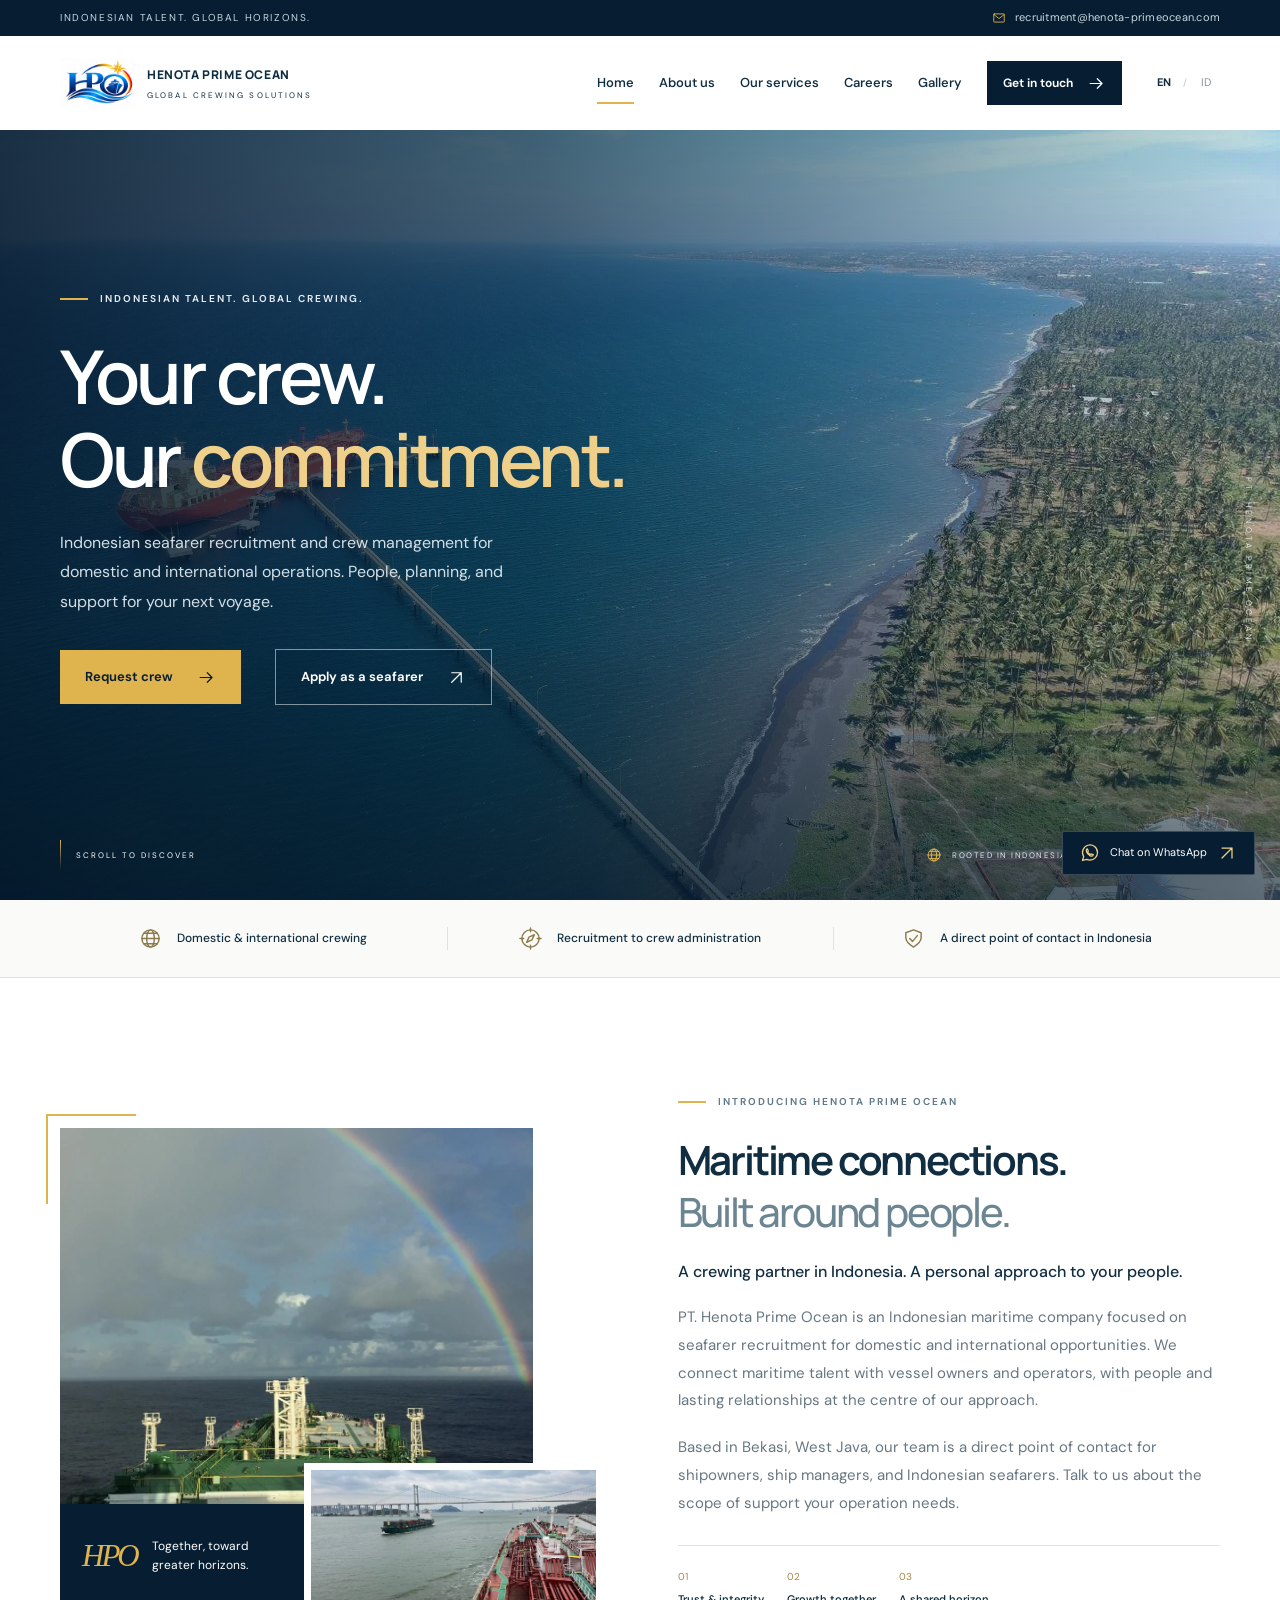
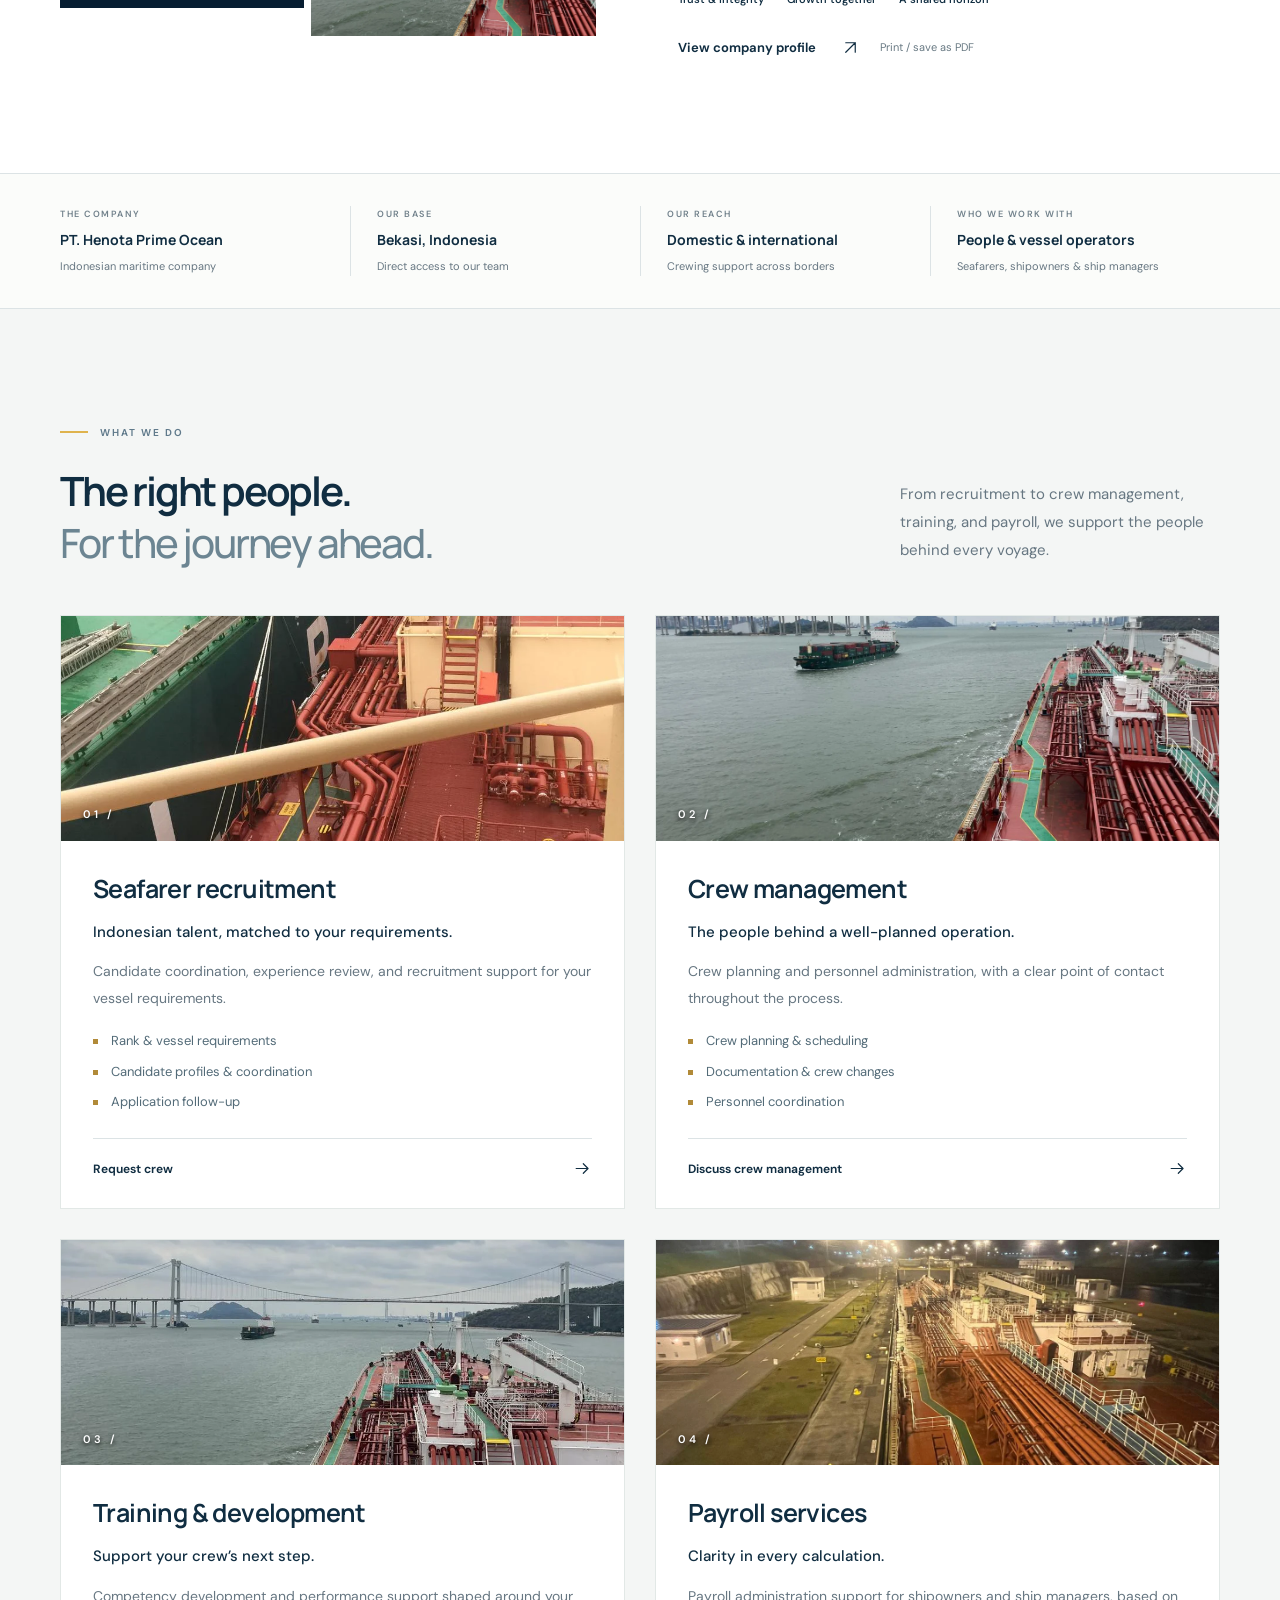
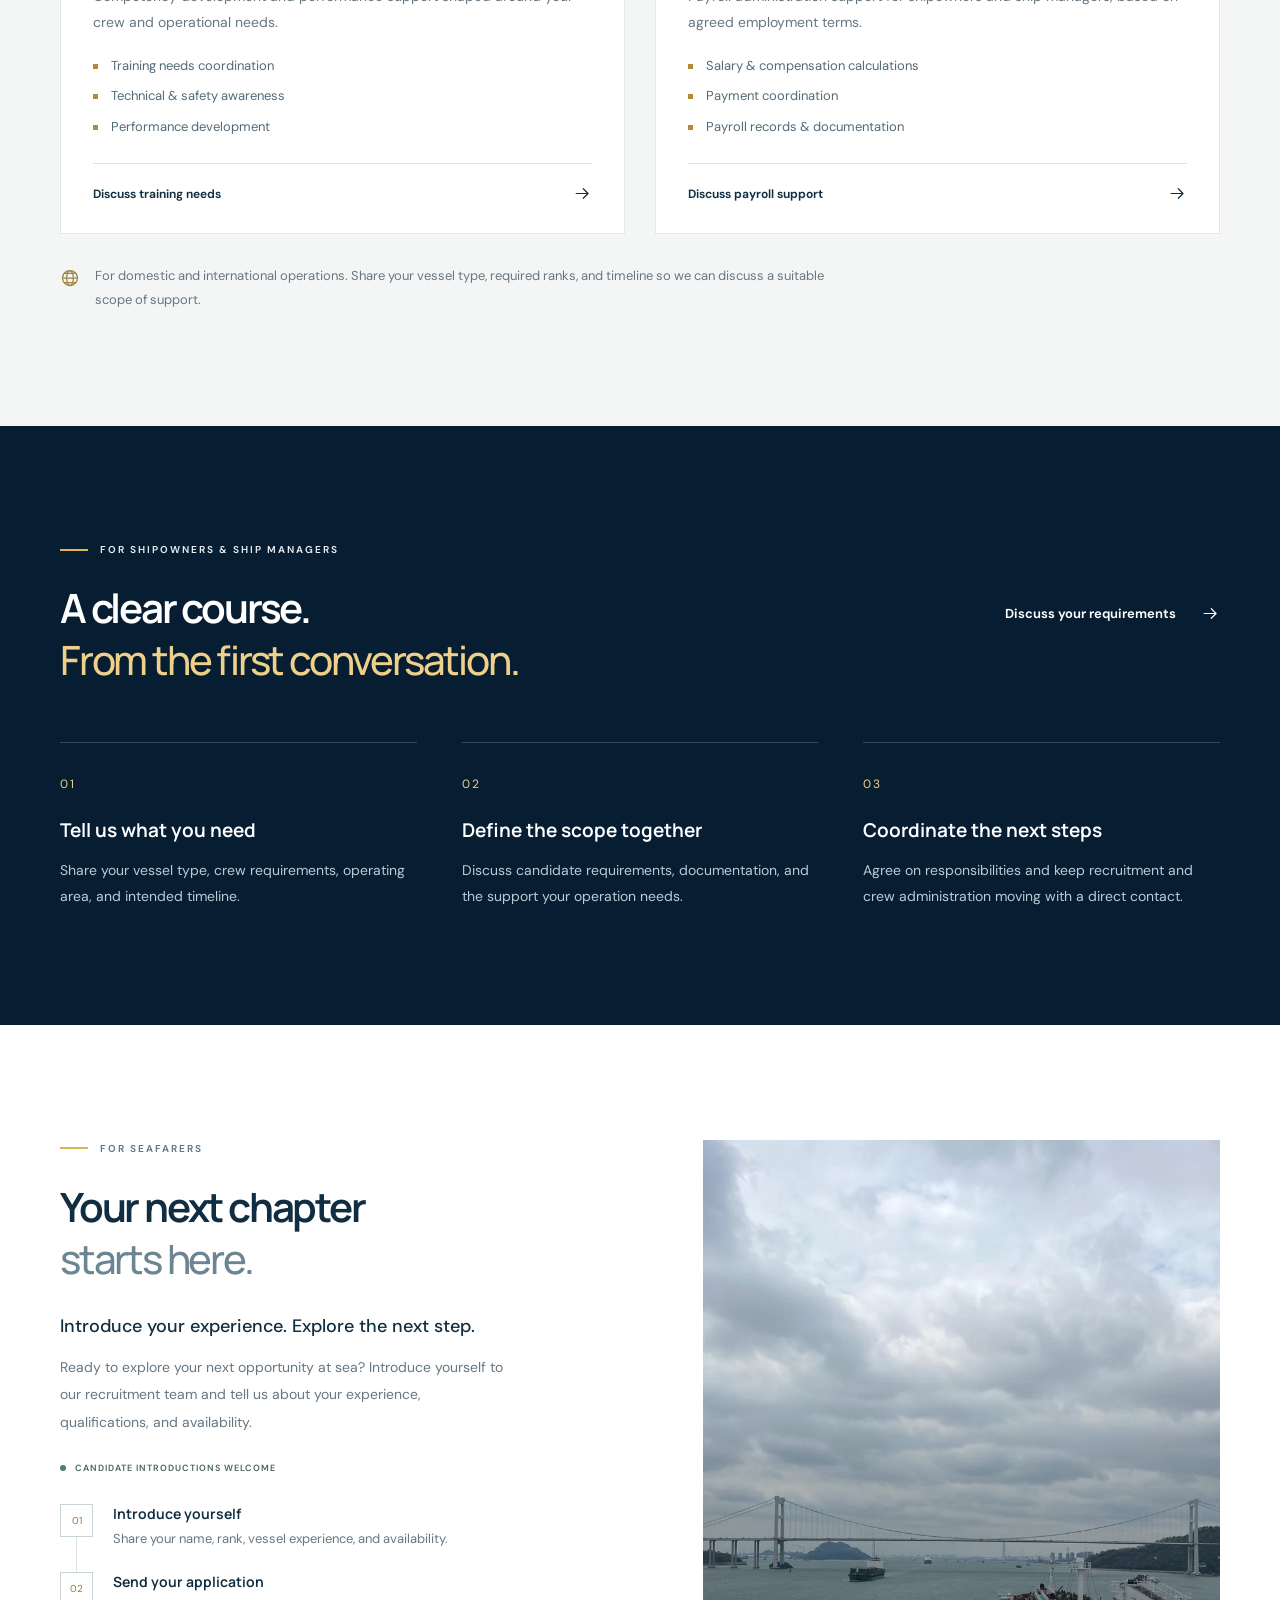
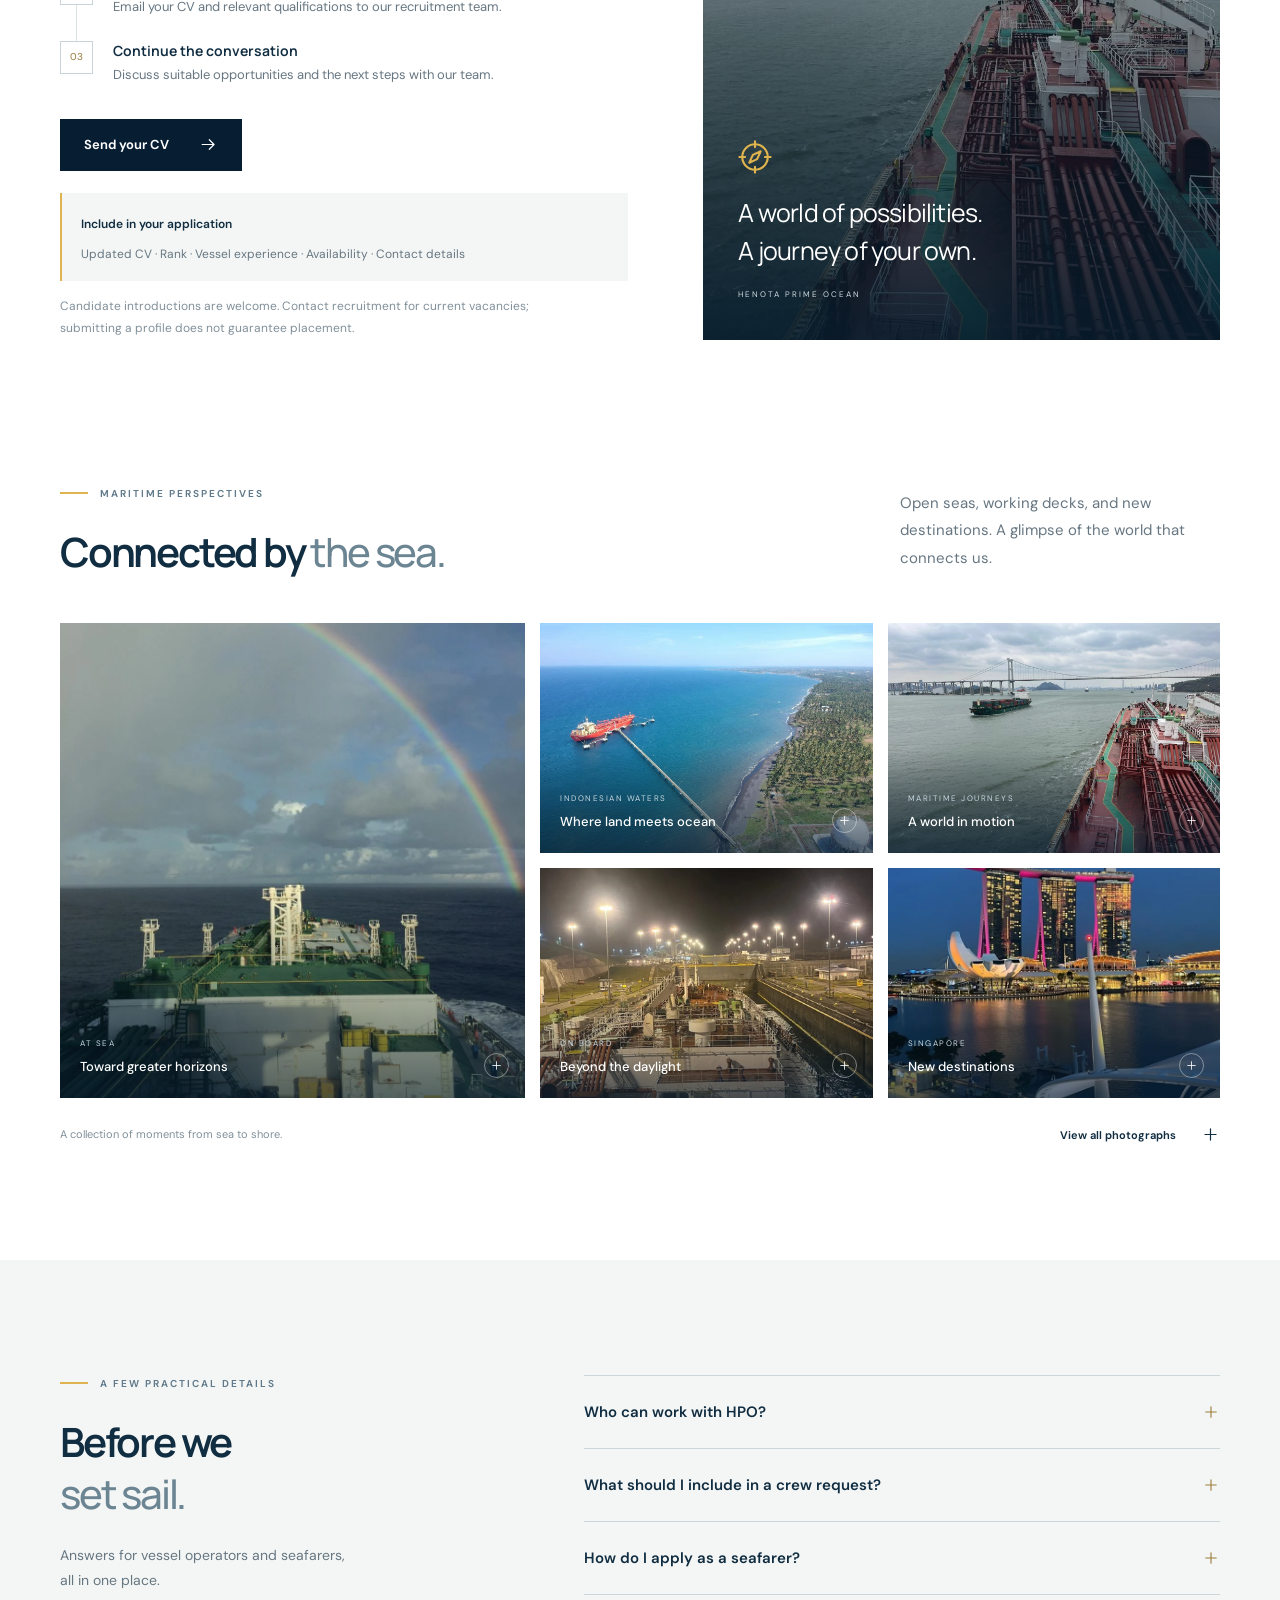
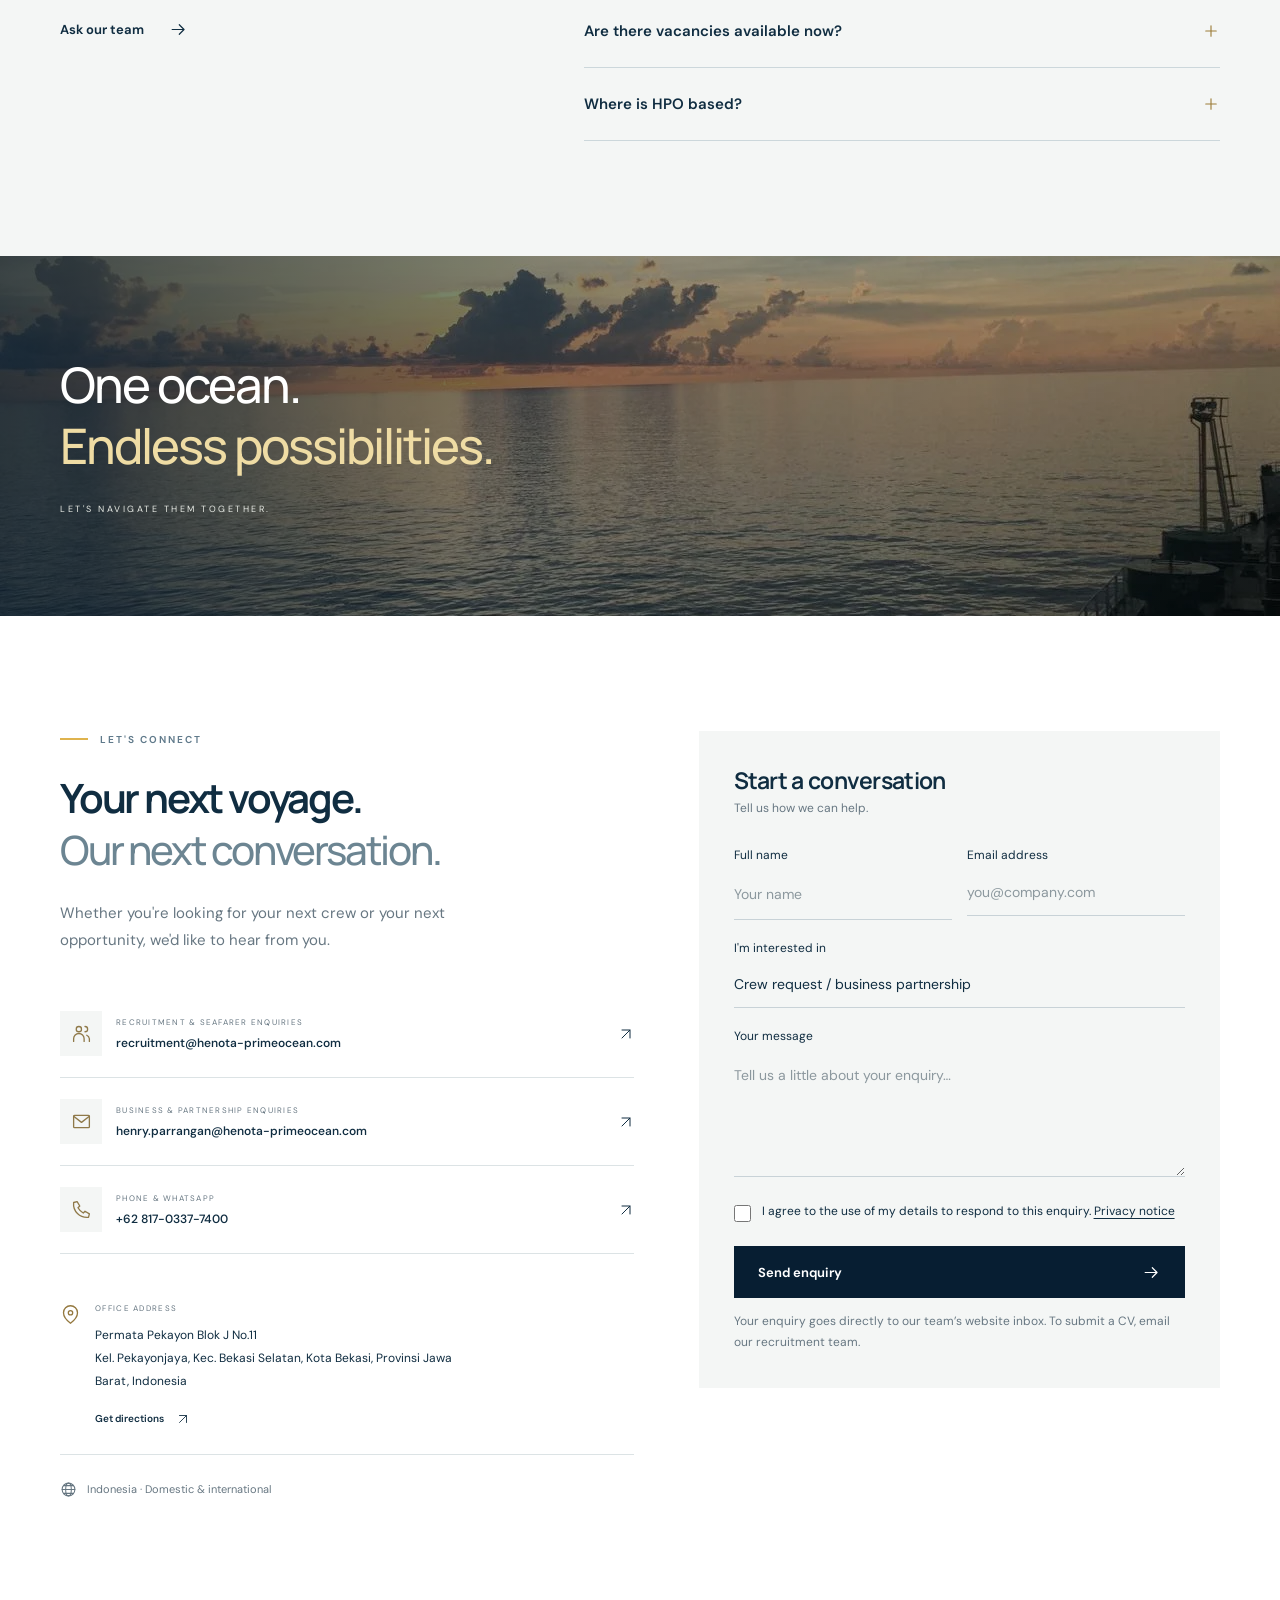
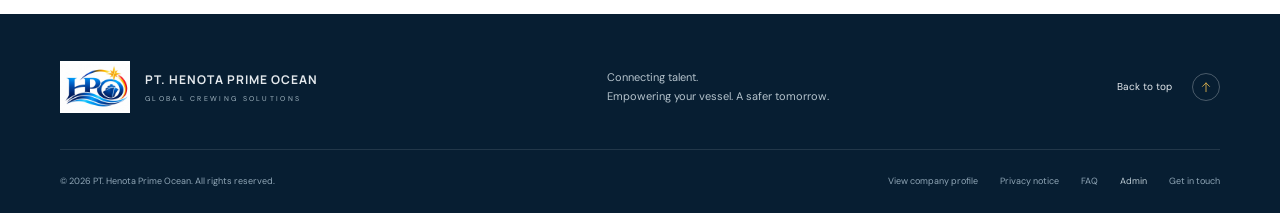
<file: index.html>
<!DOCTYPE html>
<html lang="en">
<head>
  <meta charset="UTF-8">
  <meta name="viewport" content="width=device-width, initial-scale=1.0">
  <meta name="theme-color" content="#071e32">
  <meta name="description" content="PT. Henota Prime Ocean — Global crewing solutions. Connecting Indonesian seafarers with domestic and international maritime opportunities.">
  <meta property="og:title" content="PT. Henota Prime Ocean | Indonesian Crewing & Crew Management">
  <meta property="og:description" content="Indonesian maritime talent. Recruitment, crew management, training and payroll for domestic and international operations.">
  <meta property="og:type" content="website">
  <meta property="og:image" content="assets/coastal-voyage.webp">
  <meta name="twitter:card" content="summary_large_image">
  <meta name="twitter:title" content="PT. Henota Prime Ocean | Indonesian Crewing & Crew Management">
  <meta name="twitter:description" content="Indonesian maritime talent. Recruitment, crew management, training and payroll for domestic and international operations.">
  <meta name="twitter:image" content="assets/coastal-voyage.webp">
  <script type="application/ld+json" id="company-schema">{"@context":"https://schema.org","@type":"Organization","name":"PT. Henota Prime Ocean","description":"Indonesian seafarer recruitment, crew management, training and payroll services.","address":{"@type":"PostalAddress","addressLocality":"Bekasi","addressRegion":"Jawa Barat","addressCountry":"ID"}}</script>
  <title>PT. Henota Prime Ocean | Indonesian Crewing & Crew Management</title>
  <link rel="icon" href="assets/favicon.svg" type="image/svg+xml">
  <link rel="preconnect" href="https://fonts.googleapis.com">
  <link rel="preconnect" href="https://fonts.gstatic.com" crossorigin>
  <link rel="preload" as="image" href="assets/coastal-voyage.webp">
  <link rel="stylesheet" href="https://cdn.jsdelivr.net/npm/bootstrap@5.3.8/dist/css/bootstrap.min.css" integrity="sha384-sRIl4kxILFvY47J16cr9ZwB07vP4J8+LH7qKQnuqkuIAvNWLzeN8tE5YBujZqJLB" crossorigin="anonymous">
  <link rel="stylesheet" href="styles.css">
  <link rel="stylesheet" href="professional.css">
  <script src="site-config.js" defer></script>
  <script src="script.js" defer></script>
</head>
<body>
  <a class="skip-link" href="#main" data-i18n="skip">Skip to content</a>
  <div class="topbar"><div class="container topbar-inner"><span data-i18n="topline">INDONESIAN TALENT. GLOBAL HORIZONS.</span><a href="mailto:recruitment@henota-primeocean.com"><svg aria-hidden="true"><use href="#i-mail"/></svg>recruitment@henota-primeocean.com</a></div></div>
  <header class="header" id="header">
    <div class="container nav-inner">
      <a class="brand" href="#home" aria-label="Henota Prime Ocean home"><img src="assets/logo.jpg" width="83" height="58" alt="HPO"><span><strong>HENOTA PRIME OCEAN</strong><small>GLOBAL CREWING SOLUTIONS</small></span></a>
      <nav class="navigation" id="navigation" aria-label="Main navigation">
        <a href="#home" class="nav-link active" data-i18n="navHome">Home</a><a href="#about" class="nav-link" data-i18n="navAbout">About us</a><a href="#services" class="nav-link" data-i18n="navServices">Our services</a><a href="#careers" class="nav-link" data-i18n="navCareers">Careers</a><a href="#gallery" class="nav-link" data-i18n="navGallery">Gallery</a>
        <a href="#contact" class="button nav-contact"><span data-i18n="navContact">Get in touch</span><svg aria-hidden="true"><use href="#i-arrow"/></svg></a>
      </nav>
      <div class="nav-actions"><div class="language-switch" aria-label="Select language"><button type="button" data-lang="en" aria-pressed="true">EN</button><span>/</span><button type="button" data-lang="id" aria-pressed="false">ID</button></div><button class="menu-toggle" type="button" aria-controls="navigation" aria-expanded="false" aria-label="Open navigation"><span></span><span></span></button></div>
    </div>
  </header>
  <main id="main">
    <section class="hero" id="home" aria-labelledby="hero-title">
      <img class="hero-background" src="assets/coastal-voyage.webp" alt="A tanker moored along the blue waters of an Indonesian coastline" width="1280" height="960" fetchpriority="high">
      <div class="hero-shade"></div>
      <div class="container hero-content">
        <p class="eyebrow light"><span></span><span data-i18n="heroEyebrow">INDONESIAN TALENT. GLOBAL CREWING.</span></p>
        <h1 id="hero-title"><span data-i18n="heroLine1">Your crew.</span><br><span data-i18n="heroLine2">Our</span> <em data-i18n="heroLine3">commitment.</em></h1>
        <p class="hero-description" data-i18n="heroDescription">Indonesian seafarer recruitment and crew management for domestic and international operations. People, planning, and support for your next voyage.</p>
        <div class="hero-buttons"><a class="button button-gold" href="#contact" data-service-enquiry="partnership"><span data-i18n="exploreServices">Request crew</span><svg aria-hidden="true"><use href="#i-arrow"/></svg></a><a class="button button-outline" href="#careers"><span data-i18n="joinCrew">Apply as a seafarer</span><svg aria-hidden="true"><use href="#i-arrow-diagonal"/></svg></a></div>
      </div>
      <div class="hero-bottom container"><a class="scroll-cue" href="#about"><span class="scroll-line"></span><span data-i18n="scroll">SCROLL TO DISCOVER</span></a><div class="hero-coordinate"><svg aria-hidden="true"><use href="#i-globe"/></svg><span data-i18n="heroReach">ROOTED IN INDONESIA. CONNECTED TO THE WORLD.</span></div></div>
      <div class="hero-side-label">PT. HENOTA PRIME OCEAN</div>
    </section>
    <div class="values-strip"><div class="container values-strip-inner"><div><svg aria-hidden="true"><use href="#i-globe"/></svg><span data-i18n="strip1">Domestic & international crewing</span></div><div><svg aria-hidden="true"><use href="#i-compass"/></svg><span data-i18n="strip2">Recruitment to crew administration</span></div><div><svg aria-hidden="true"><use href="#i-shield"/></svg><span data-i18n="strip3">A direct point of contact in Indonesia</span></div></div></div>
    <section class="section about-section" id="about" aria-labelledby="about-title">
      <div class="container about-grid">
        <div class="about-visual"><div class="image-corner"></div><img class="about-main-image" src="assets/new-horizons.webp" alt="A rainbow over a tanker heading toward the open sea" width="960" height="1280" loading="lazy"><div class="image-caption"><span class="caption-mark">HPO</span><p data-i18n="imageCaption">Together, toward<br>greater horizons.</p><svg aria-hidden="true"><use href="#i-compass"/></svg></div><div class="small-image"><img src="assets/international-waters.webp" alt="Ships navigating an international harbour" loading="lazy" width="1280" height="960"></div></div>
        <div class="about-copy"><p class="eyebrow"><span></span><span data-i18n="aboutEyebrow">INTRODUCING HENOTA PRIME OCEAN</span></p><h2 id="about-title"><span data-i18n="aboutTitle1">Maritime connections.</span><br><em data-i18n="aboutTitle2">Built around people.</em></h2><p class="lead" data-i18n="aboutLead">A crewing partner in Indonesia. A personal approach to your people.</p><p data-i18n="aboutText">PT. Henota Prime Ocean is an Indonesian maritime company focused on seafarer recruitment for domestic and international opportunities. We connect maritime talent with vessel owners and operators, with people and lasting relationships at the centre of our approach.</p><p data-i18n="aboutText2">Based in Bekasi, West Java, our team is a direct point of contact for shipowners, ship managers, and Indonesian seafarers. Talk to us about the scope of support your operation needs.</p><div class="about-principles"><div><span>01</span><strong data-i18n="principle1">Trust & integrity</strong></div><div><span>02</span><strong data-i18n="principle2">Growth together</strong></div><div><span>03</span><strong data-i18n="principle3">A shared horizon</strong></div></div><div class="about-actions"><a class="text-link" href="company-profile.html" target="_blank" rel="noopener"><span data-i18n="profileLink">View company profile</span><svg aria-hidden="true"><use href="#i-arrow-diagonal"/></svg></a><span class="profile-format" data-i18n="profileFormat">Print / save as PDF</span></div></div>
      </div>
    </section>

    <section class="company-facts" aria-label="Company at a glance"><div class="container facts-grid">
      <div><span data-i18n="factCompanyLabel">THE COMPANY</span><strong>PT. Henota Prime Ocean</strong><small data-i18n="factCompanyText">Indonesian maritime company</small></div>
      <div><span data-i18n="factBaseLabel">OUR BASE</span><strong data-i18n="factBaseTitle">Bekasi, Indonesia</strong><small data-i18n="factBaseText">Direct access to our team</small></div>
      <div><span data-i18n="factReachLabel">OUR REACH</span><strong data-i18n="factReachTitle">Domestic & international</strong><small data-i18n="factReachText">Crewing support across borders</small></div>
      <div><span data-i18n="factPeopleLabel">WHO WE WORK WITH</span><strong data-i18n="factPeopleTitle">People & vessel operators</strong><small data-i18n="factPeopleText">Seafarers, shipowners & ship managers</small></div>
    </div></section>
    <section class="section services-section" id="services" aria-labelledby="services-title"><div class="container">
      <div class="section-heading"><div><p class="eyebrow"><span></span><span data-i18n="servicesEyebrow">WHAT WE DO</span></p><h2 id="services-title"><span data-i18n="servicesTitle1">The right people.</span><br><em data-i18n="servicesTitle2">For the journey ahead.</em></h2></div><p data-i18n="servicesIntro">From recruitment to crew management, training, and payroll, we support the people behind every voyage.</p></div>
<div class="services-grid professional-services">
<article class="service-card"><div class="service-photo"><img src="assets/tanker-operations.webp" alt="Working decks of tankers alongside one another" width="1280" height="960" loading="lazy"><span class="service-number">01 /</span></div><div class="service-body"><svg class="service-icon" aria-hidden="true"><use href="#i-people"/></svg><h3 data-i18n="svcrecruitmentTitle">Seafarer recruitment</h3><p class="service-tagline" data-i18n="svcrecruitmentTagline">Indonesian talent, matched to your requirements.</p><p data-i18n="svcrecruitmentText">Candidate coordination, experience review, and recruitment support for your vessel requirements.</p><ul class="service-scope"><li data-i18n="RecruitmentScope1">Rank & vessel requirements</li><li data-i18n="RecruitmentScope2">Candidate profiles & coordination</li><li data-i18n="RecruitmentScope3">Application follow-up</li></ul><a href="#contact" class="text-link" data-service-enquiry="partnership"><span data-i18n="svcrecruitmentLink">Request crew</span><svg aria-hidden="true"><use href="#i-arrow"/></svg></a></div></article>
<article class="service-card"><div class="service-photo"><img src="assets/international-waters.webp" alt="Ships travelling through an international harbour" width="1280" height="960" loading="lazy"><span class="service-number">02 /</span></div><div class="service-body"><svg class="service-icon" aria-hidden="true"><use href="#i-people"/></svg><h3 data-i18n="svcmanagementTitle">Crew management</h3><p class="service-tagline" data-i18n="svcmanagementTagline">The people behind a well-planned operation.</p><p data-i18n="svcmanagementText">Crew planning and personnel administration, with a clear point of contact throughout the process.</p><ul class="service-scope"><li data-i18n="ManagementScope1">Crew planning & scheduling</li><li data-i18n="ManagementScope2">Documentation & crew changes</li><li data-i18n="ManagementScope3">Personnel coordination</li></ul><a href="#contact" class="text-link" data-service-enquiry="crew-management"><span data-i18n="svcmanagementLink">Discuss crew management</span><svg aria-hidden="true"><use href="#i-arrow"/></svg></a></div></article>
<article class="service-card"><div class="service-photo"><img src="assets/onboard-journey.webp" alt="View from the deck of a tanker approaching a bridge" width="1280" height="960" loading="lazy"><span class="service-number">03 /</span></div><div class="service-body"><svg class="service-icon" aria-hidden="true"><use href="#i-compass"/></svg><h3 data-i18n="svctrainingTitle">Training & development</h3><p class="service-tagline" data-i18n="svctrainingTagline">Support your crew’s next step.</p><p data-i18n="svctrainingText">Competency development and performance support shaped around your crew and operational needs.</p><ul class="service-scope"><li data-i18n="TrainingScope1">Training needs coordination</li><li data-i18n="TrainingScope2">Technical & safety awareness</li><li data-i18n="TrainingScope3">Performance development</li></ul><a href="#contact" class="text-link" data-service-enquiry="training"><span data-i18n="svctrainingLink">Discuss training needs</span><svg aria-hidden="true"><use href="#i-arrow"/></svg></a></div></article>
<article class="service-card"><div class="service-photo"><img src="assets/port-operations.webp" alt="A maritime port illuminated at night" width="1280" height="960" loading="lazy"><span class="service-number">04 /</span></div><div class="service-body"><svg class="service-icon" aria-hidden="true"><use href="#i-shield"/></svg><h3 data-i18n="svcpayrollTitle">Payroll services</h3><p class="service-tagline" data-i18n="svcpayrollTagline">Clarity in every calculation.</p><p data-i18n="svcpayrollText">Payroll administration support for shipowners and ship managers, based on agreed employment terms.</p><ul class="service-scope"><li data-i18n="PayrollScope1">Salary & compensation calculations</li><li data-i18n="PayrollScope2">Payment coordination</li><li data-i18n="PayrollScope3">Payroll records & documentation</li></ul><a href="#contact" class="text-link" data-service-enquiry="payroll"><span data-i18n="svcpayrollLink">Discuss payroll support</span><svg aria-hidden="true"><use href="#i-arrow"/></svg></a></div></article>
</div><div class="services-footnote"><svg aria-hidden="true"><use href="#i-globe"/></svg><p data-i18n="servicesFootnote">For domestic and international operations. Share your vessel type, required ranks, and timeline so we can discuss a suitable scope of support.</p></div></div></section>
    <section class="section process-section" aria-labelledby="process-title"><div class="container">
      <div class="section-heading"><div><p class="eyebrow light"><span></span><span data-i18n="processEyebrow">FOR SHIPOWNERS & SHIP MANAGERS</span></p><h2 id="process-title"><span data-i18n="processTitle1">A clear course.</span><br><em data-i18n="processTitle2">From the first conversation.</em></h2></div><a class="text-link light-link" href="#contact" data-service-enquiry="partnership"><span data-i18n="processCta">Discuss your requirements</span><svg aria-hidden="true"><use href="#i-arrow"/></svg></a></div>
      <ol class="process-grid"><li><span>01</span><h3 data-i18n="process1Title">Tell us what you need</h3><p data-i18n="process1Text">Share your vessel type, crew requirements, operating area, and intended timeline.</p></li><li><span>02</span><h3 data-i18n="process2Title">Define the scope together</h3><p data-i18n="process2Text">Discuss candidate requirements, documentation, and the support your operation needs.</p></li><li><span>03</span><h3 data-i18n="process3Title">Coordinate the next steps</h3><p data-i18n="process3Text">Agree on responsibilities and keep recruitment and crew administration moving with a direct contact.</p></li></ol>
    </div></section>
    <section class="section careers-section" id="careers" aria-labelledby="careers-title"><div class="container careers-grid"><div class="careers-copy"><p class="eyebrow"><span></span><span data-i18n="careersEyebrow">FOR SEAFARERS</span></p><h2 id="careers-title"><span data-i18n="careersTitle1">Your next chapter</span><br><em data-i18n="careersTitle2">starts here.</em></h2><p class="lead" data-i18n="careersLead">Introduce your experience. Explore the next step.</p><p data-i18n="careersText">Ready to explore your next opportunity at sea? Introduce yourself to our recruitment team and tell us about your experience, qualifications, and availability.</p><div class="candidate-status"><span></span><span data-i18n="candidateStatus">CANDIDATE INTRODUCTIONS WELCOME</span></div><ol class="journey-steps"><li><span>01</span><div><h3 data-i18n="step1Title">Introduce yourself</h3><p data-i18n="step1Text">Share your name, rank, vessel experience, and availability.</p></div></li><li><span>02</span><div><h3 data-i18n="step2Title">Send your application</h3><p data-i18n="step2Text">Email your CV and relevant qualifications to our recruitment team.</p></div></li><li><span>03</span><div><h3 data-i18n="step3Title">Continue the conversation</h3><p data-i18n="step3Text">Discuss suitable opportunities and the next steps with our team.</p></div></li></ol><a class="button button-navy" href="mailto:recruitment@henota-primeocean.com?subject=Seafarer%20Application%20%E2%80%94%20Name%20%2F%20Rank"><span data-i18n="applyButton">Send your CV</span><svg aria-hidden="true"><use href="#i-arrow"/></svg></a><div class="candidate-checklist"><strong data-i18n="candidateChecklistTitle">Include in your application</strong><p data-i18n="candidateChecklist">Updated CV · Rank · Vessel experience · Availability · Contact details</p></div><p class="application-note" data-i18n="careersNote">Candidate introductions are welcome. Contact recruitment for current vacancies; submitting a profile does not guarantee placement.</p></div><div class="careers-image"><img src="assets/onboard-journey.webp" alt="A seafarer's view of the journey ahead from a tanker deck" width="960" height="1280" loading="lazy"><div class="careers-image-overlay"><svg aria-hidden="true"><use href="#i-compass"/></svg><p data-i18n="careerQuote">A world of possibilities.<br>A journey of your own.</p><span>HENOTA PRIME OCEAN</span></div></div></div></section>
    <section class="section gallery-section" id="gallery" aria-labelledby="gallery-title"><div class="container"><div class="section-heading"><div><p class="eyebrow"><span></span><span data-i18n="galleryEyebrow">MARITIME PERSPECTIVES</span></p><h2 id="gallery-title"><span data-i18n="galleryTitle1">Connected by</span> <em data-i18n="galleryTitle2">the sea.</em></h2></div><p data-i18n="galleryIntro">Open seas, working decks, and new destinations. A glimpse of the world that connects us.</p></div><div class="gallery-grid" id="gallery-grid"></div><div class="gallery-bottom"><span data-i18n="galleryHint">A collection of moments from sea to shore.</span><button type="button" class="text-link" id="gallery-toggle" aria-expanded="false"><span data-i18n="viewGallery">View all photographs</span><svg aria-hidden="true"><use href="#i-plus"/></svg></button></div></div></section>

    <section class="section faq-section" id="faq" aria-labelledby="faq-title"><div class="container faq-layout"><div><p class="eyebrow"><span></span><span data-i18n="faqEyebrow">A FEW PRACTICAL DETAILS</span></p><h2 id="faq-title"><span data-i18n="faqTitle1">Before we</span><br><em data-i18n="faqTitle2">set sail.</em></h2><p class="faq-intro" data-i18n="faqIntro">Answers for vessel operators and seafarers, all in one place.</p><a class="text-link" href="#contact"><span data-i18n="faqCta">Ask our team</span><svg aria-hidden="true"><use href="#i-arrow"/></svg></a></div><div class="faq-list">
<details><summary><span data-i18n="faq1Question">Who can work with HPO?</span><svg aria-hidden="true"><use href="#i-plus"/></svg></summary><p data-i18n="faq1Answer">We welcome enquiries from shipowners, ship managers, and Indonesian seafarers for domestic and international crewing requirements.</p></details>
<details><summary><span data-i18n="faq2Question">What should I include in a crew request?</span><svg aria-hidden="true"><use href="#i-plus"/></svg></summary><p data-i18n="faq2Answer">Tell us your vessel type, required ranks, operating area, joining timeline, and any specific experience or documentation requirements. Our team will discuss the scope with you.</p></details>
<details><summary><span data-i18n="faq3Question">How do I apply as a seafarer?</span><svg aria-hidden="true"><use href="#i-plus"/></svg></summary><p data-i18n="faq3Answer">Email your updated CV, rank, vessel experience, and availability to our recruitment team. Use the “Send your CV” button in the Careers section to open an application email.</p></details>
<details><summary><span data-i18n="faq4Question">Are there vacancies available now?</span><svg aria-hidden="true"><use href="#i-plus"/></svg></summary><p data-i18n="faq4Answer">Vacancies change with vessel requirements. Contact recruitment for current information. We welcome candidate introductions, but a submitted profile is not a job offer or a guarantee of placement.</p></details>
<details><summary><span data-i18n="faq5Question">Where is HPO based?</span><svg aria-hidden="true"><use href="#i-plus"/></svg></summary><p data-i18n="faq5Answer">Our office is in Bekasi, West Java, Indonesia. Find the current address and a directions link in the contact section. Contact our team before arranging a visit.</p></details>
</div></div></section>
    <section class="ocean-banner"><img src="assets/ocean-sunset.webp" alt="Golden sunset over a calm open ocean" width="1280" height="960" loading="lazy"><div class="container"><p data-i18n="oceanQuote">One ocean.<br><em>Endless possibilities.</em></p><span data-i18n="oceanTag">LET'S NAVIGATE THEM TOGETHER.</span></div></section>
    <section class="section contact-section" id="contact" aria-labelledby="contact-title"><div class="container contact-grid"><div><p class="eyebrow"><span></span><span data-i18n="contactEyebrow">LET'S CONNECT</span></p><h2 id="contact-title"><span data-i18n="contactTitle1">Your next voyage.</span><br><em data-i18n="contactTitle2">Our next conversation.</em></h2><p class="contact-intro" data-i18n="contactIntro">Whether you're looking for your next crew or your next opportunity, we'd like to hear from you.</p><a class="contact-person" href="mailto:recruitment@henota-primeocean.com"><span class="contact-icon"><svg aria-hidden="true"><use href="#i-people"/></svg></span><span><small data-i18n="recruitmentLabel">RECRUITMENT & SEAFARER ENQUIRIES</small><strong>recruitment@henota-primeocean.com</strong></span><svg class="contact-arrow" aria-hidden="true"><use href="#i-arrow-diagonal"/></svg></a><a class="contact-person" href="mailto:henry.parrangan@henota-primeocean.com"><span class="contact-icon"><svg aria-hidden="true"><use href="#i-mail"/></svg></span><span><small data-i18n="businessLabel">BUSINESS & PARTNERSHIP ENQUIRIES</small><strong>henry.parrangan@henota-primeocean.com</strong></span><svg class="contact-arrow" aria-hidden="true"><use href="#i-arrow-diagonal"/></svg></a><a class="contact-person" href="tel:+6281703377400"><span class="contact-icon"><svg aria-hidden="true"><use href="#i-phone"/></svg></span><span><small data-i18n="phoneLabel">PHONE &amp; WHATSAPP</small><strong>+62 817-0337-7400</strong></span><svg class="contact-arrow" aria-hidden="true"><use href="#i-arrow-diagonal"/></svg></a><div class="office-address"><svg aria-hidden="true"><use href="#i-location"/></svg><div><small data-i18n="officeAddressLabel">OFFICE ADDRESS</small><address id="office-address">Permata Pekayon Blok J No.11<br>Kel. Pekayonjaya, Kec. Bekasi Selatan, Kota Bekasi, Provinsi Jawa Barat, Indonesia</address><a id="map-link" href="https://www.google.com/maps/search/?api=1&amp;query=Permata%20Pekayon%20Blok%20J%20No.11%20Bekasi%20Selatan" target="_blank" rel="noopener noreferrer"><span data-i18n="directions">Get directions</span><svg aria-hidden="true"><use href="#i-arrow-diagonal"/></svg></a></div></div><div class="contact-location"><svg aria-hidden="true"><use href="#i-globe"/></svg><span data-i18n="location">Indonesia · Domestic & international</span></div></div><div class="contact-form-wrap"><h3 data-i18n="formTitle">Start a conversation</h3><p data-i18n="formIntro">Tell us how we can help.</p><form id="contact-form" method="post" action="api/index.php?route=contact"><div class="form-honeypot" aria-hidden="true"><label>Website<input name="website" type="text" autocomplete="off" tabindex="-1"></label></div><div class="form-row"><label><span data-i18n="formName">Full name</span><input type="text" name="name" required maxlength="100" autocomplete="name" placeholder="Your name" data-placeholder="namePlaceholder"></label><label><span data-i18n="formEmail">Email address</span><input type="email" class="form-control" name="email" required maxlength="200" autocomplete="email" placeholder="you@company.com"></label></div><label><span data-i18n="formInterest">I'm interested in</span><select class="form-select" name="interest"><option value="partnership" data-i18n="optionPartnership">Crew request / business partnership</option><option value="recruitment" data-i18n="optionRecruitment">Seafarer / careers enquiry</option><option value="crew-management" data-i18n="optionCrewManagement">Crew management</option><option value="training" data-i18n="optionTraining">Training &amp; development</option><option value="payroll" data-i18n="optionPayroll">Payroll services</option><option value="general" data-i18n="optionGeneral">General enquiry</option></select></label><label><span data-i18n="formMessage">Your message</span><textarea name="message" rows="4" required maxlength="5000" placeholder="Tell us a little about your enquiry…" data-placeholder="messagePlaceholder"></textarea></label><label class="consent-label"><input type="checkbox" name="consent" required><span><span data-i18n="consentText">I agree to the use of my details to respond to this enquiry.</span> <a href="privacy.html" target="_blank" rel="noopener" data-i18n="privacyLink">Privacy notice</a></span></label><button class="button button-navy form-submit" type="submit"><span data-i18n="formSubmit">Send enquiry</span><svg aria-hidden="true"><use href="#i-arrow"/></svg></button><p class="form-note" data-i18n="formNote">Your enquiry goes directly to our team’s website inbox. To submit a CV, email our recruitment team.</p><p class="form-status" id="form-status" role="status" aria-live="polite" hidden></p><div class="form-fallback" id="form-fallback" hidden><a href="mailto:henry.parrangan@henota-primeocean.com" id="fallback-email" class="text-link"><span data-i18n="fallbackEmail">Send via email instead</span><svg aria-hidden="true"><use href="#i-arrow-diagonal"/></svg></a></div></form></div></div></section>
  </main>
  <footer class="footer"><div class="container"><div class="footer-top"><a class="footer-brand" href="#home"><img src="assets/logo.jpg" width="88" height="59" alt="HPO"><span><strong>PT. HENOTA PRIME OCEAN</strong><small>GLOBAL CREWING SOLUTIONS</small></span></a><p data-i18n="footerTag">Connecting talent.<br>Empowering your vessel. A safer tomorrow.</p><a class="back-top" href="#home"><span data-i18n="backTop">Back to top</span><svg aria-hidden="true"><use href="#i-arrow"/></svg></a></div><div class="footer-bottom"><span>© <span id="year">2026</span> PT. Henota Prime Ocean. <span data-i18n="rights">All rights reserved.</span></span><div><a href="company-profile.html" data-i18n="profileLink">View company profile</a><a href="privacy.html" data-i18n="privacyLink">Privacy notice</a><a href="#faq">FAQ</a><a href="admin/" class="admin-entry">Admin</a><a href="#contact" data-i18n="navContact">Get in touch</a></div><span class="footer-country" data-i18n="footerCountry">FROM INDONESIA, TO THE WORLD.</span></div></div></footer>
  <a class="floating-contact" href="https://wa.me/6281703377400" target="_blank" rel="noopener noreferrer" aria-label="Chat with Henota Prime Ocean on WhatsApp"><svg aria-hidden="true"><use href="#i-chat"/></svg><span data-i18n="whatsapp">Chat on WhatsApp</span><svg aria-hidden="true"><use href="#i-arrow-diagonal"/></svg></a>
  <dialog id="lightbox" class="lightbox" aria-label="Photograph gallery"><div class="lightbox-toolbar"><span id="lightbox-count"></span><button type="button" id="lightbox-close" aria-label="Close photograph"><svg aria-hidden="true"><use href="#i-close"/></svg></button></div><button type="button" id="lightbox-prev" class="lightbox-nav lightbox-prev" aria-label="Previous photograph"><svg aria-hidden="true"><use href="#i-arrow"/></svg></button><figure><img id="lightbox-image" alt=""><figcaption id="lightbox-caption"></figcaption></figure><button type="button" id="lightbox-next" class="lightbox-nav lightbox-next" aria-label="Next photograph"><svg aria-hidden="true"><use href="#i-arrow"/></svg></button></dialog>
  <svg class="svg-sprite" xmlns="http://www.w3.org/2000/svg" aria-hidden="true"><defs>
  <symbol id="i-location" viewBox="0 0 24 24"><path d="M20 10c0 6-8 12-8 12S4 16 4 10a8 8 0 0 1 16 0Z"/><circle cx="12" cy="10" r="2.5"/></symbol><symbol id="i-phone" viewBox="0 0 24 24"><path d="m7 3 3 5-2 2a15 15 0 0 0 6 6l2-2 5 3-1 4C10 22 2 14 3 4l4-1Z"/></symbol><symbol id="i-chat" viewBox="0 0 24 24"><path d="M21 11.5a9 9 0 0 1-9 9 10 10 0 0 1-4-.9L3 21l1.4-4.8A9 9 0 1 1 21 11.5Z"/><path d="m9 7 1 3-1 1 3 3 1-1 3 1c-1 4-7 0-8-3s0-4 1-4Z"/></symbol><symbol id="i-arrow" viewBox="0 0 24 24"><path d="M4 12h15m-6-6 6 6-6 6"/></symbol><symbol id="i-arrow-diagonal" viewBox="0 0 24 24"><path d="M6 18 18 6M6 6h12v12"/></symbol><symbol id="i-plus" viewBox="0 0 24 24"><path d="M12 5v14M5 12h14"/></symbol><symbol id="i-close" viewBox="0 0 24 24"><path d="m6 6 12 12M6 18 18 6"/></symbol><symbol id="i-mail" viewBox="0 0 24 24"><rect x="3" y="5" width="18" height="14" rx="1"/><path d="m3 6 9 7 9-7"/></symbol><symbol id="i-globe" viewBox="0 0 24 24"><circle cx="12" cy="12" r="9"/><ellipse cx="12" cy="12" rx="4" ry="9"/><path d="M3 12h18M5 6.5h14M5 17.5h14"/></symbol><symbol id="i-shield" viewBox="0 0 24 24"><path d="M12 3 4 6v5c0 5 8 10 8 10s8-5 8-10V6l-8-3Z"/><path d="m8 12 3 3 5-6"/></symbol><symbol id="i-compass" viewBox="0 0 24 24"><circle cx="12" cy="12" r="9"/><path d="m16 8-2.5 5.5L8 16l2.5-5.5L16 8ZM12 1v4m0 14v4M1 12h4m14 0h4"/></symbol><symbol id="i-people" viewBox="0 0 24 24"><circle cx="9" cy="7" r="3"/><path d="M3 21v-3a6 6 0 0 1 12 0v3M16 4a3 3 0 0 1 0 6m2 4a5 5 0 0 1 3 4v3"/></symbol>
  <symbol id="i-crew-management" viewBox="0 0 64 64"><path d="M35 12h20v42H37M39 7h12v10H39zM41 25h8m-8 8h8m-8 8h8"/><circle cx="15" cy="28" r="7"/><path d="M4 55v-9a11 11 0 0 1 22 0v9M10 55V45m10 10V45"/><circle cx="29" cy="33" r="5"/><path d="M29 43a9 9 0 0 1 9 9v3M7 11h17m-5-5 5 5-5 5"/></symbol>
  <symbol id="i-training" viewBox="0 0 64 64"><path d="m7 16 25-10 25 10-25 11L7 16Zm10 5v10c9 6 21 6 30 0V21m10-5v18M7 43c9-3 17-1 25 4 8-5 16-7 25-4v16c-9-3-17-1-25 4-8-5-16-7-25-4V43Zm25 4v16M14 49l10 3m16 0 10-3"/></symbol>
  <symbol id="i-payroll" viewBox="0 0 64 64"><path d="M25 26V5h21l12 12v37H37M46 5v13h12M32 12h7m-7 7h7m2 8h10"/><rect x="5" y="27" width="28" height="33" rx="3"/><path d="M11 33h16v7H11zM12 47h2m10 0h2m-14 7h2m10 0h2"/><circle cx="48" cy="44" r="11"/><path d="M51 39c-6-3-9 4-3 5s3 7-3 5m3-13v3m0 10v3"/></symbol>
  </defs></svg>
</body>
</html>
</file>
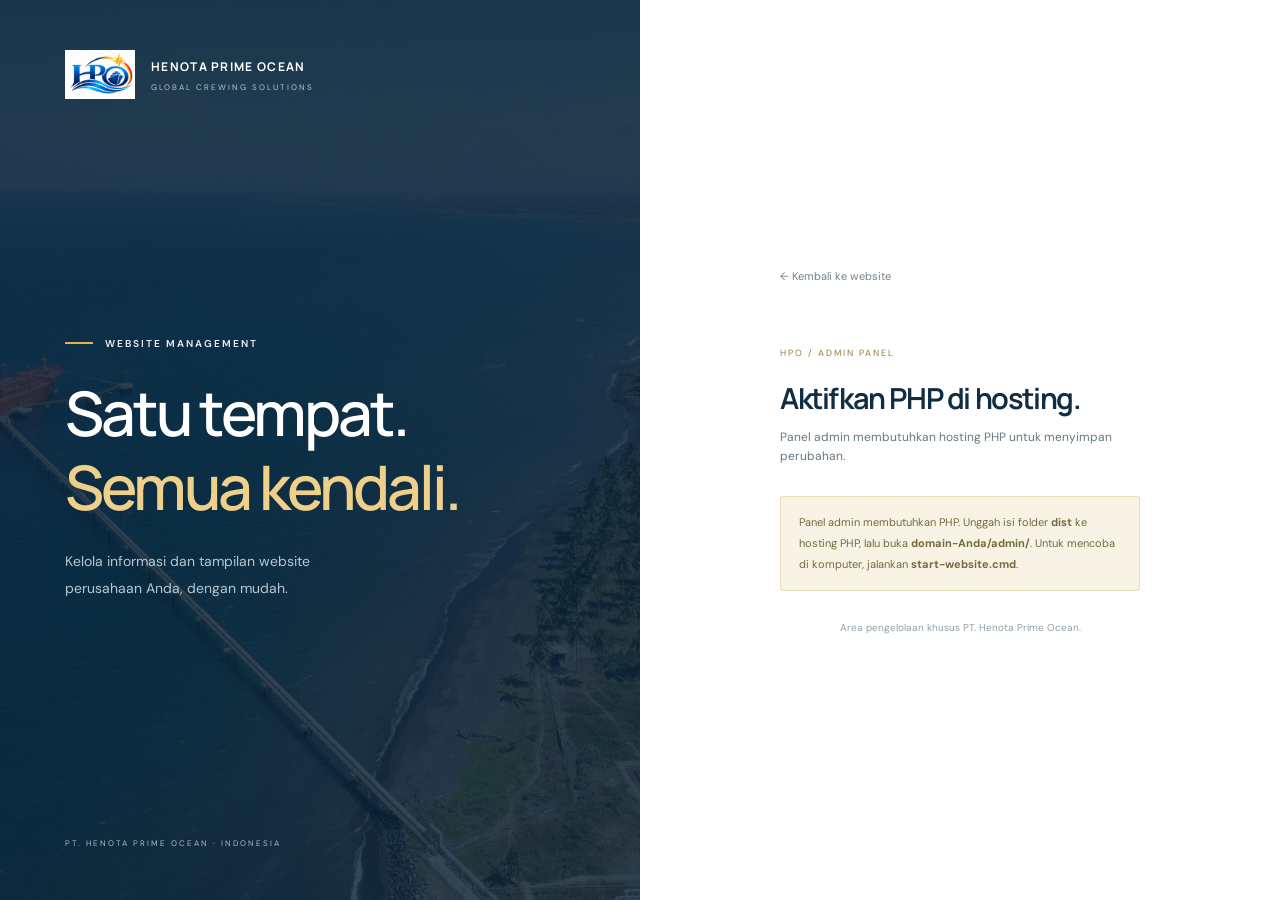
<file: admin/index.html>
<!DOCTYPE html>
<html lang="id">
<head>
  <meta charset="UTF-8"><meta name="viewport" content="width=device-width, initial-scale=1.0"><meta name="robots" content="noindex, nofollow"><meta name="theme-color" content="#071e32">
  <title>Admin | Henota Prime Ocean</title>
  <link rel="icon" href="../assets/favicon.svg" type="image/svg+xml">
  <link rel="stylesheet" href="https://cdn.jsdelivr.net/npm/bootstrap@5.3.8/dist/css/bootstrap.min.css" integrity="sha384-sRIl4kxILFvY47J16cr9ZwB07vP4J8+LH7qKQnuqkuIAvNWLzeN8tE5YBujZqJLB" crossorigin="anonymous">
  <link rel="stylesheet" href="../styles.css"><link rel="stylesheet" href="admin.css">
  <link rel="stylesheet" href="inbox.css">
  <script src="admin.js" defer></script>
  <script src="inbox.js" defer></script>
</head>
<body class="admin-body">
  <div id="toast" class="admin-toast" role="status" hidden></div>
  <section class="auth-screen" id="auth-screen">
    <div class="auth-story"><a href="../" class="auth-brand"><img src="../assets/logo.jpg" alt="HPO" width="80" height="54"><span>HENOTA PRIME OCEAN<small>GLOBAL CREWING SOLUTIONS</small></span></a><div><p class="eyebrow light"><span></span>WEBSITE MANAGEMENT</p><h1>Satu tempat.<br><em>Semua kendali.</em></h1><p>Kelola informasi dan tampilan website perusahaan Anda, dengan mudah.</p></div><span class="auth-story-footer">PT. HENOTA PRIME OCEAN · INDONESIA</span></div>
    <div class="auth-content"><div class="auth-card">
      <a href="../" class="auth-back">← Kembali ke website</a>
      <div class="auth-kicker">HPO / ADMIN PANEL</div><h2 id="auth-title">Selamat datang kembali.</h2><p id="auth-description">Masuk untuk mengelola website perusahaan.</p>
      <div class="admin-notice" id="connection-notice" hidden>Panel admin membutuhkan PHP. Unggah isi folder <strong>dist</strong> ke hosting PHP, lalu buka <strong>domain-Anda/admin/</strong>. Untuk mencoba di komputer, jalankan <strong>start-website.cmd</strong>.</div>
      <form id="login-form" class="admin-form" hidden>
        <label>Username<input class="form-control" name="username" autocomplete="username" required maxlength="50" placeholder="Username admin"></label>
        <label>Password<span class="password-field"><input class="form-control" name="password" type="password" autocomplete="current-password" required maxlength="72" placeholder="Masukkan password"><button type="button" class="show-password" aria-label="Tampilkan password">Lihat</button></span></label>
        <p class="form-error" id="login-error" role="alert" hidden></p><button type="submit" class="button button-navy auth-submit">Masuk ke panel <span>→</span></button>
      </form>
      <form id="setup-form" class="admin-form" hidden>
        <div class="admin-notice">Buat akun admin Anda. Buka File Manager hosting, aktifkan tampilan file tersembunyi, lalu buka <strong>.hpo-private/setup-key.php</strong>. Salin nilai <strong>key</strong> ke kolom di bawah. File dibuat otomatis setelah halaman ini dibuka.</div>
        <label>Kode pengaturan<input class="form-control" name="setupKey" autocomplete="off" required placeholder="Tempel nilai key dari File Manager"></label>
        <label>Username<input class="form-control" name="username" autocomplete="username" pattern="[a-zA-Z0-9_.-]{3,50}" required minlength="3" maxlength="50" placeholder="Contoh: admin.henota"></label>
        <label>Password baru<span class="password-field"><input class="form-control" name="password" type="password" autocomplete="new-password" required minlength="12" maxlength="72" placeholder="Minimal 12 karakter"><button type="button" class="show-password" aria-label="Tampilkan password">Lihat</button></span></label>
        <label>Ulangi password<input class="form-control" name="confirmPassword" type="password" autocomplete="new-password" required minlength="12" maxlength="72" placeholder="Ketik ulang password"></label>
        <p class="form-error" id="setup-error" role="alert" hidden></p><button type="submit" class="button button-navy auth-submit">Buat akun & masuk <span>→</span></button>
      </form>
      <p class="auth-footnote">Area pengelolaan khusus PT. Henota Prime Ocean.</p>
    </div></div>
  </section>
  <div id="dashboard" class="dashboard" hidden>
    <aside class="admin-sidebar"><a class="sidebar-brand" href="../"><img src="../assets/logo.jpg" width="56" height="40" alt="HPO"><span>HENOTA<small>PRIME OCEAN</small></span></a><div class="sidebar-caption">KELOLA WEBSITE</div><nav class="admin-nav" aria-label="Navigasi admin"><a href="#company" class="selected"><span>01</span>Informasi perusahaan</a><a href="#images"><span>02</span>Gambar website</a><a href="#gallery-admin"><span>03</span>Galeri foto <small id="gallery-badge">11</small></a><a href="#security"><span>04</span>Keamanan akun</a><a href="#enquiries"><span>05</span>Pesan masuk</a></nav><div class="sidebar-bottom"><a href="../" target="_blank" rel="noopener">Lihat website <span>↗</span></a><div class="sidebar-user"><span class="user-avatar" aria-hidden="true">H</span><span><strong id="admin-username">Admin</strong><small>Website administrator</small></span></div><button id="logout-button" type="button">Keluar dari akun <span>→</span></button></div></aside>
    <div class="admin-main">
      <header class="admin-header"><span class="admin-breadcrumb">WORKSPACE <span>/</span> Company profile</span><div class="admin-header-actions"><span class="save-indicator" id="save-indicator">Semua perubahan tersimpan</span><button id="save-button" class="button button-gold" type="submit" form="site-form">Simpan perubahan <span>↗</span></button></div></header>
      <main class="admin-content"><div class="admin-page-title"><div><p class="eyebrow"><span></span>CONTENT MANAGEMENT</p><h1>Kelola website Anda.</h1><p>Informasi terbaru. Tampilan yang selalu relevan.</p></div><span class="live-badge"><span></span> Website perusahaan</span></div>
        <div id="dashboard-error" class="admin-notice error-notice" role="alert" hidden></div>
        <form id="site-form" class="admin-form">
          <section id="company" class="admin-panel"><div class="panel-heading"><div><span class="panel-number">01 /</span><h2>Informasi perusahaan</h2><p>Kontak dan alamat yang ditampilkan di website.</p></div><span class="panel-icon">↗</span></div><div class="panel-content">
            <div class="admin-grid two-columns"><label>Nomor telepon<input class="form-control" name="phone" type="tel" required maxlength="40" placeholder="+62 817-0337-7400"><small>Format tampilan nomor telepon.</small></label><label>Nomor WhatsApp<input class="form-control" name="whatsapp" type="tel" required pattern="[1-9][0-9]{7,14}" placeholder="6281703377400"><small>Gunakan kode negara, tanpa tanda + atau spasi.</small></label></div>
            <div class="admin-grid two-columns"><label>Email rekrutmen<input class="form-control" name="recruitmentEmail" type="email" required maxlength="72"></label><label>Email bisnis / kemitraan<input class="form-control" name="businessEmail" type="email" required maxlength="72"></label></div>
            <label>Alamat kantor<textarea class="form-control" name="address" rows="3" required maxlength="1000" placeholder="Alamat lengkap kantor perusahaan"></textarea><small>Tautan Google Maps mengikuti alamat ini secara otomatis.</small></label>
          </div></section>
          <section id="images" class="admin-panel"><div class="panel-heading"><div><span class="panel-number">02 /</span><h2>Gambar website</h2><p>Ganti logo dan foto di setiap bagian halaman.</p></div><span class="panel-icon">◈</span></div><div class="panel-content"><div class="upload-guidance">JPG, PNG, atau WebP · Maksimal 8 MB per gambar · Foto landscape disarankan untuk banner.</div><div id="media-editor" class="media-editor"></div></div></section>
          <section id="gallery-admin" class="admin-panel"><div class="panel-heading"><div><span class="panel-number">03 /</span><h2>Galeri foto</h2><p>Tambah, urutkan, ganti, dan hapus foto beserta keterangannya.</p></div><button class="button button-outline" type="button" id="add-photo-button">Tambah foto <span>+</span></button><input type="file" id="add-photo-input" accept="image/jpeg,image/png,image/webp" hidden></div><div class="panel-content"><div class="gallery-admin-grid" id="gallery-editor"></div></div></section>
        </form><section id="enquiries" class="admin-panel"><div class="panel-heading"><div><span class="panel-number">05 /</span><h2>Pesan masuk</h2><p>Pertanyaan dari formulir kontak website.</p></div><span class="panel-icon">↙</span></div><div class="panel-content"><div class="inbox-controls"><p id="enquiry-state" role="status">Memuat pesan…</p><button type="button" id="refresh-enquiries">Muat ulang</button></div><p class="inbox-note">Pesan tersimpan di server dan hanya dapat dibuka setelah login. Balas melalui email; hapus pesan yang sudah tidak diperlukan. Notifikasi email bersifat opsional dan memerlukan konfigurasi hosting.</p><div id="enquiry-list"></div></div></section>
        <section id="security" class="admin-panel"><div class="panel-heading"><div><span class="panel-number">04 /</span><h2>Keamanan akun</h2><p>Perbarui password untuk akun admin Anda.</p></div><span class="panel-icon">◇</span></div><div class="panel-content"><form id="password-form" class="admin-form"><div class="admin-grid three-columns"><label>Password saat ini<input class="form-control" name="currentPassword" type="password" autocomplete="current-password" required maxlength="72"></label><label>Password baru<input class="form-control" name="newPassword" type="password" autocomplete="new-password" required minlength="12" maxlength="72" placeholder="Minimal 12 karakter"></label><label>Ulangi password baru<input class="form-control" name="confirmPassword" type="password" autocomplete="new-password" required minlength="12" maxlength="72"></label></div><p class="form-error" id="password-error" role="alert" hidden></p><button type="submit" class="button button-outline">Perbarui password <span>→</span></button></form></div></section>
        <footer class="admin-footer"><span>PT. Henota Prime Ocean</span><span id="last-saved">Belum ada perubahan tersimpan.</span></footer>
      </main>
    </div>
  </div>
  <dialog id="confirm-dialog" class="confirm-dialog"><form method="dialog"><span class="dialog-kicker">HPO / GALERI</span><h2>Hapus foto dari galeri?</h2><p>Foto ini akan hilang dari galeri setelah Anda menyimpan perubahan.</p><div><button class="button button-outline" value="cancel">Batal</button><button class="button button-navy" value="delete">Hapus foto</button></div></form></dialog>
</body>
</html>
</file>
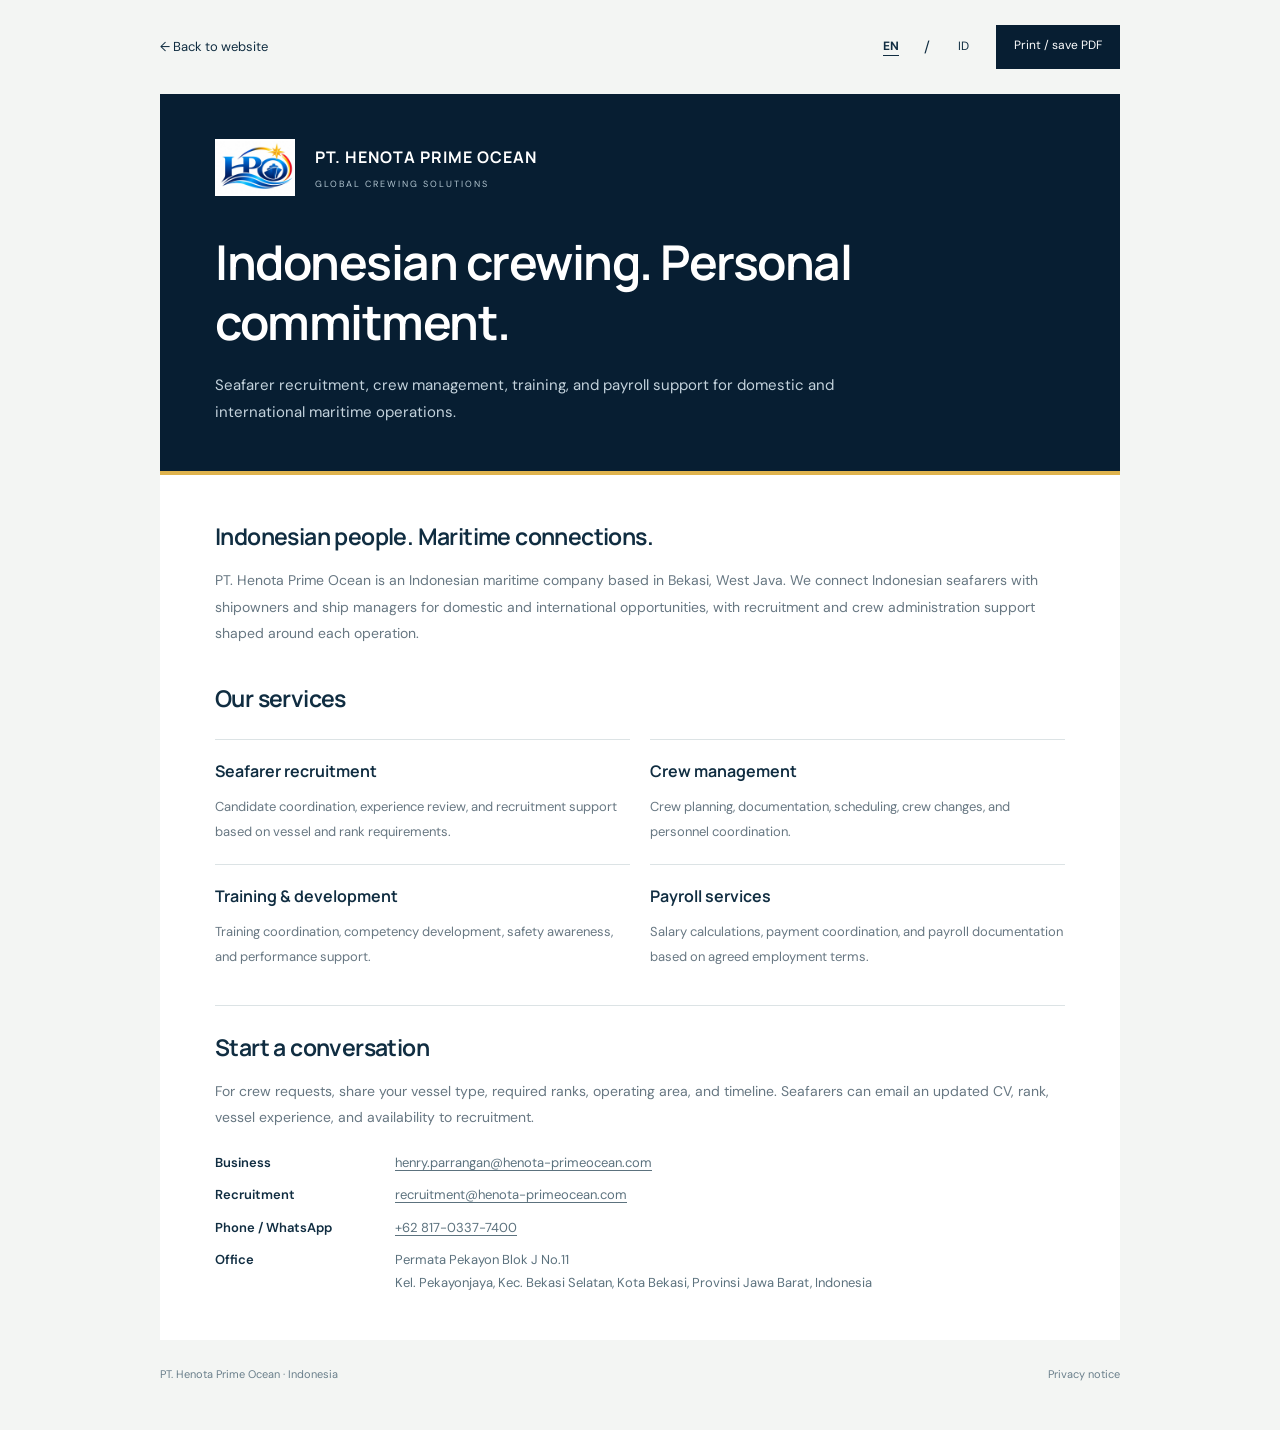
<file: company-profile.html>
<!DOCTYPE html>
<html lang="en"><head><meta charset="UTF-8"><meta name="viewport" content="width=device-width, initial-scale=1.0"><meta name="theme-color" content="#071e32"><meta name="description" content="Seafarer recruitment, crew management, training, and payroll support for domestic and international maritime operations."><title>Indonesian crewing. Personal commitment. | Henota Prime Ocean</title><link rel="icon" href="assets/favicon.svg" type="image/svg+xml"><link rel="stylesheet" href="styles.css"><link rel="stylesheet" href="company-pages.css"><script src="site-config.js" defer></script><script src="company-pages.js" defer></script></head>
<body class="document-page" data-page="profile"><a class="skip-link" href="#document-main" data-id="Langsung ke konten">Skip to content</a><div class="document-shell"><nav class="document-nav" aria-label="Document navigation"><a href="./" data-id="← Kembali ke website">← Back to website</a><div class="document-controls"><button type="button" data-lang="en" aria-pressed="true">EN</button><span>/</span><button type="button" data-lang="id" aria-pressed="false">ID</button><button type="button" class="document-print" id="print-document" data-id="Cetak / simpan PDF">Print / save PDF</button></div></nav>
<main id="document-main"><header class="document-cover"><div class="document-brand"><img src="assets/logo.jpg" data-logo alt="HPO" width="80" height="57"><div><strong>PT. HENOTA PRIME OCEAN</strong><small>GLOBAL CREWING SOLUTIONS</small></div></div><h1 data-id="Crewing Indonesia. Komitmen personal." >Indonesian crewing. Personal commitment.</h1><p data-id="Dukungan rekrutmen pelaut, manajemen awak kapal, pelatihan, dan penggajian untuk operasional maritim domestik serta internasional." >Seafarer recruitment, crew management, training, and payroll support for domestic and international maritime operations.</p></header><div class="document-content"><section><h2 data-id="Talenta Indonesia. Koneksi maritim." >Indonesian people. Maritime connections.</h2><p data-id="PT. Henota Prime Ocean adalah perusahaan maritim Indonesia yang berbasis di Bekasi, Jawa Barat. Kami menghubungkan pelaut Indonesia dengan pemilik dan pengelola kapal untuk peluang domestik dan internasional, dengan dukungan rekrutmen serta administrasi awak sesuai kebutuhan operasional." >PT. Henota Prime Ocean is an Indonesian maritime company based in Bekasi, West Java. We connect Indonesian seafarers with shipowners and ship managers for domestic and international opportunities, with recruitment and crew administration support shaped around each operation.</p></section><section><h2 data-id="Layanan kami" >Our services</h2><div class="document-services"><article><h3 data-id="Rekrutmen pelaut" >Seafarer recruitment</h3><p data-id="Koordinasi kandidat, peninjauan pengalaman, dan dukungan rekrutmen sesuai kebutuhan kapal serta jabatan." >Candidate coordination, experience review, and recruitment support based on vessel and rank requirements.</p></article><article><h3 data-id="Manajemen awak kapal" >Crew management</h3><p data-id="Perencanaan awak, dokumentasi, penjadwalan, pergantian awak, dan koordinasi personel." >Crew planning, documentation, scheduling, crew changes, and personnel coordination.</p></article><article><h3 data-id="Pelatihan &amp; pengembangan" >Training &amp; development</h3><p data-id="Koordinasi pelatihan, pengembangan kompetensi, kesadaran keselamatan, dan dukungan kinerja." >Training coordination, competency development, safety awareness, and performance support.</p></article><article><h3 data-id="Layanan penggajian" >Payroll services</h3><p data-id="Perhitungan gaji, koordinasi pembayaran, dan dokumentasi penggajian berdasarkan ketentuan kerja yang disepakati." >Salary calculations, payment coordination, and payroll documentation based on agreed employment terms.</p></article></div></section><section class="document-contact"><h2 data-id="Mulai percakapan" >Start a conversation</h2><p data-id="Untuk kebutuhan awak, sampaikan jenis kapal, jabatan, wilayah operasional, dan jadwal Anda. Pelaut dapat mengirim CV terbaru, jabatan, pengalaman kapal, dan ketersediaan ke email rekrutmen." >For crew requests, share your vessel type, required ranks, operating area, and timeline. Seafarers can email an updated CV, rank, vessel experience, and availability to recruitment.</p><dl><dt data-id="Bisnis" >Business</dt><dd><a data-contact="businessEmail" href="mailto:henry.parrangan@henota-primeocean.com">henry.parrangan@henota-primeocean.com</a></dd><dt data-id="Rekrutmen" >Recruitment</dt><dd><a data-contact="recruitmentEmail" href="mailto:recruitment@henota-primeocean.com">recruitment@henota-primeocean.com</a></dd><dt data-id="Telepon / WhatsApp" >Phone / WhatsApp</dt><dd><a data-contact="phone" href="tel:+6281703377400">+62 817-0337-7400</a></dd><dt data-id="Kantor" >Office</dt><dd data-contact="address">Permata Pekayon Blok J No.11, Pekayonjaya, Bekasi Selatan, Kota Bekasi, Jawa Barat, Indonesia</dd></dl></section></div></main><footer class="document-footer"><span>PT. Henota Prime Ocean · Indonesia</span><a href="privacy.html" data-id="Pemberitahuan privasi">Privacy notice</a></footer></div></body></html>
</file>
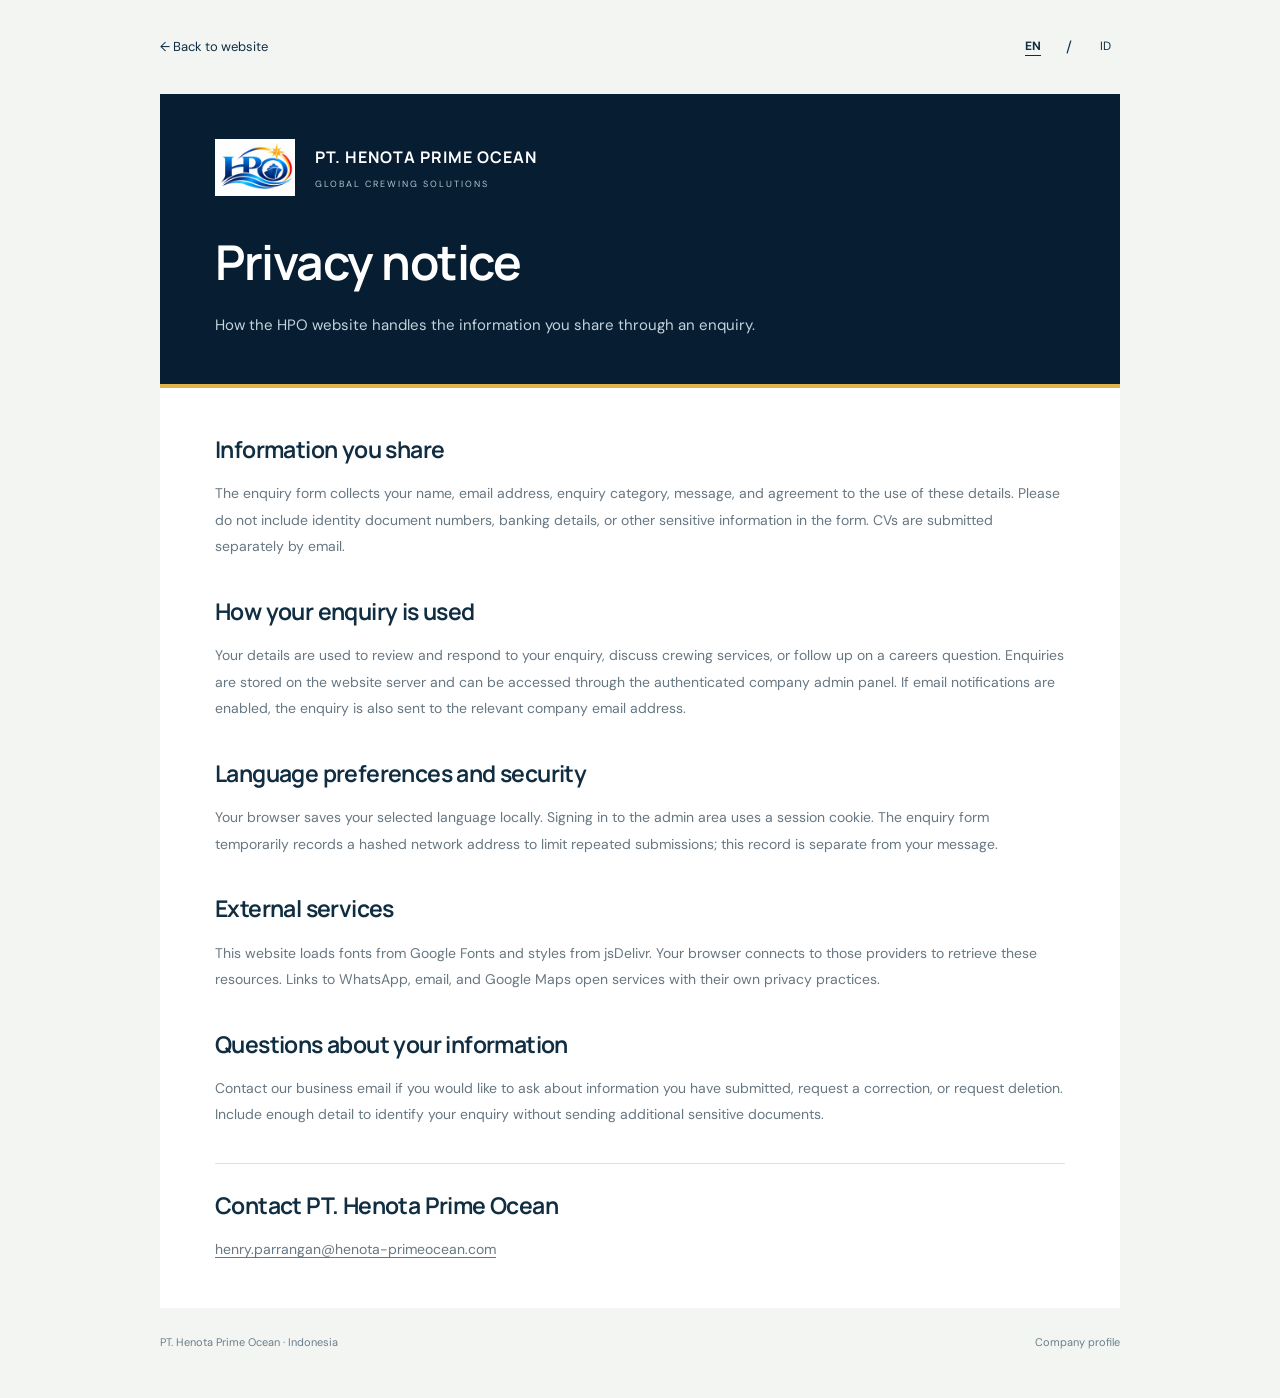
<file: privacy.html>
<!DOCTYPE html>
<html lang="en"><head><meta charset="UTF-8"><meta name="viewport" content="width=device-width, initial-scale=1.0"><meta name="theme-color" content="#071e32"><meta name="description" content="How the HPO website handles the information you share through an enquiry."><title>Privacy notice | Henota Prime Ocean</title><link rel="icon" href="assets/favicon.svg" type="image/svg+xml"><link rel="stylesheet" href="styles.css"><link rel="stylesheet" href="company-pages.css"><script src="site-config.js" defer></script><script src="company-pages.js" defer></script></head>
<body class="document-page" data-page="privacy"><a class="skip-link" href="#document-main" data-id="Langsung ke konten">Skip to content</a><div class="document-shell"><nav class="document-nav" aria-label="Document navigation"><a href="./" data-id="← Kembali ke website">← Back to website</a><div class="document-controls"><button type="button" data-lang="en" aria-pressed="true">EN</button><span>/</span><button type="button" data-lang="id" aria-pressed="false">ID</button></div></nav>
<main id="document-main"><header class="document-cover"><div class="document-brand"><img src="assets/logo.jpg" data-logo alt="HPO" width="80" height="57"><div><strong>PT. HENOTA PRIME OCEAN</strong><small>GLOBAL CREWING SOLUTIONS</small></div></div><h1 data-id="Pemberitahuan privasi" >Privacy notice</h1><p data-id="Cara website HPO menangani informasi yang Anda bagikan melalui pertanyaan." >How the HPO website handles the information you share through an enquiry.</p></header><div class="document-content"><section><h2 data-id="Informasi yang Anda bagikan" >Information you share</h2><p data-id="Formulir pertanyaan mengumpulkan nama, alamat email, kategori pertanyaan, pesan, dan persetujuan penggunaan data tersebut. Jangan sertakan nomor dokumen identitas, informasi rekening, atau data sensitif lainnya dalam formulir. CV dikirim terpisah melalui email." >The enquiry form collects your name, email address, enquiry category, message, and agreement to the use of these details. Please do not include identity document numbers, banking details, or other sensitive information in the form. CVs are submitted separately by email.</p></section><section><h2 data-id="Penggunaan pertanyaan Anda" >How your enquiry is used</h2><p data-id="Data Anda digunakan untuk meninjau dan menanggapi pertanyaan, mendiskusikan layanan crewing, atau menindaklanjuti pertanyaan karier. Pesan disimpan di server website dan dapat diakses melalui panel admin perusahaan setelah login. Jika notifikasi email diaktifkan, pesan juga dikirim ke alamat email perusahaan yang sesuai." >Your details are used to review and respond to your enquiry, discuss crewing services, or follow up on a careers question. Enquiries are stored on the website server and can be accessed through the authenticated company admin panel. If email notifications are enabled, the enquiry is also sent to the relevant company email address.</p></section><section><h2 data-id="Preferensi bahasa dan keamanan" >Language preferences and security</h2><p data-id="Browser menyimpan pilihan bahasa Anda secara lokal. Login ke area admin menggunakan cookie sesi. Formulir pertanyaan mencatat ringkasan hash alamat jaringan untuk sementara guna membatasi pengiriman berulang; catatan ini terpisah dari pesan Anda." >Your browser saves your selected language locally. Signing in to the admin area uses a session cookie. The enquiry form temporarily records a hashed network address to limit repeated submissions; this record is separate from your message.</p></section><section><h2 data-id="Layanan eksternal" >External services</h2><p data-id="Website memuat font dari Google Fonts dan gaya tampilan dari jsDelivr. Browser Anda terhubung ke penyedia tersebut untuk mengambil sumber daya. Tautan WhatsApp, email, dan Google Maps membuka layanan yang memiliki praktik privasi masing-masing." >This website loads fonts from Google Fonts and styles from jsDelivr. Your browser connects to those providers to retrieve these resources. Links to WhatsApp, email, and Google Maps open services with their own privacy practices.</p></section><section><h2 data-id="Pertanyaan tentang data Anda" >Questions about your information</h2><p data-id="Hubungi email bisnis kami untuk menanyakan data yang telah Anda kirimkan, meminta koreksi, atau meminta penghapusan. Sertakan informasi secukupnya untuk mengenali pertanyaan Anda tanpa mengirim dokumen sensitif tambahan." >Contact our business email if you would like to ask about information you have submitted, request a correction, or request deletion. Include enough detail to identify your enquiry without sending additional sensitive documents.</p></section><section class="document-contact"><h2 data-id="Hubungi PT. Henota Prime Ocean" >Contact PT. Henota Prime Ocean</h2><p><a data-contact="businessEmail" href="mailto:henry.parrangan@henota-primeocean.com">henry.parrangan@henota-primeocean.com</a></p></section></div></main><footer class="document-footer"><span>PT. Henota Prime Ocean · Indonesia</span><a href="company-profile.html" data-id="Profil perusahaan">Company profile</a></footer></div></body></html>
</file>
<file: styles.css>
@import url('https://fonts.googleapis.com/css2?family=DM+Sans:wght@400;450;500;550;600;650;700&family=Manrope:wght@400;500;600;650;700;750;800&display=swap');

:root{--navy:#071e32;--navy-light:#10354c;--gold:#dfb34d;--gold-light:#efd08a;--ink:#102d41;--muted:#677782;--paper:#f4f6f5;--line:#dce3e5;--font:'DM Sans',Arial,sans-serif;--heading:'Manrope',Arial,sans-serif}
[hidden]{display:none!important}
*{box-sizing:border-box}html{scroll-behavior:smooth;scroll-padding-top:110px}body{margin:0;font-family:var(--font);font-size:15px;line-height:1.8;color:var(--ink);background:#fff;-webkit-font-smoothing:antialiased}body.modal-open{overflow:hidden}a{color:inherit;text-decoration:none}button,input,select,textarea{font:inherit}button,a,input,textarea,select{-webkit-tap-highlight-color:transparent}button{cursor:pointer}button:focus-visible,a:focus-visible,input:focus-visible,textarea:focus-visible,select:focus-visible{outline:3px solid var(--gold);outline-offset:5px}button{border:0}img{display:block;max-width:100%;object-fit:cover}svg{width:24px;height:24px;fill:none;stroke:currentColor;stroke-width:1.5;stroke-linecap:round;stroke-linejoin:round;flex-shrink:0}h1,h2,h3,p,figure{margin:0}h1,h2,h3{font-family:var(--heading);font-weight:650}h1,h2{letter-spacing:-2.2px}h2{font-size:clamp(32px,3.15vw,46px);line-height:1.3}h2 em{color:#6c8592;font-style:normal;font-weight:500}p{color:var(--muted)}.container{width:calc(100% - 120px);max-width:1280px;padding:0;margin:0 auto}.section{padding:115px 0}.svg-sprite{position:absolute;width:0;height:0;overflow:hidden}.skip-link{position:fixed;top:-80px;left:16px;background:var(--gold);z-index:200;padding:12px 24px}.skip-link:focus{top:10px}.topbar{background:var(--navy);color:#c9d7df;font-size:10px;letter-spacing:1.6px}.topbar-inner{height:36px;display:flex;align-items:center;justify-content:space-between}.topbar a{display:flex;gap:9px;align-items:center;font-size:11px;letter-spacing:.25px}.topbar svg{width:14px;height:14px;color:var(--gold)}.header{background:#fff;position:sticky;top:0;z-index:50;transition:box-shadow .3s}.header.scrolled{box-shadow:0 3px 20px #071e3210}.nav-inner{display:flex;align-items:center;height:94px;gap:28px}.brand{display:flex;align-items:center;gap:12px;flex-shrink:0}.brand img{width:75px;height:54px;object-fit:contain}.brand span,.footer-brand span{display:flex;flex-direction:column}.brand strong{font-family:var(--heading);font-size:13px;font-weight:800;letter-spacing:.6px}.brand small{font-size:8px;letter-spacing:2.1px;margin-top:2px}.navigation{display:flex;align-items:center;justify-content:flex-end;gap:25px;flex:1}.nav-link{font-size:12px;font-weight:550;position:relative;white-space:nowrap}.nav-link:after{content:'';position:absolute;bottom:-9px;height:2px;left:0;right:100%;background:var(--gold);transition:right .25s}.nav-link:hover:after,.nav-link.active:after{right:0}.button{display:inline-flex;align-items:center;justify-content:center;gap:30px;padding:16px 24px;font-size:12px;line-height:1.5;font-weight:650;transition:background .25s,transform .25s;min-height:52px}.button:hover{transform:translateY(-2px)}.button svg{width:19px;height:19px}.nav-contact{background:var(--navy);color:white;font-size:11px;padding:12px 16px;gap:14px;min-height:44px}.nav-contact:hover,.button-navy:hover{color:#fff;background:var(--navy-light)}.nav-actions{display:flex;align-items:center;gap:20px}.language-switch{display:flex;align-items:center;gap:5px;font-size:10px;white-space:nowrap}.language-switch button{padding:6px 2px;background:transparent;color:#89949c;font-size:10px}.language-switch button[aria-pressed=true]{color:var(--ink);font-weight:700}.language-switch>span{color:#bdc6cc}.menu-toggle{display:none;background:transparent;padding:10px 0 10px 10px}.menu-toggle span{display:block;width:23px;height:2px;background:var(--navy);margin:6px 0;transition:transform .2s}.hero{position:relative;min-height:640px;height:calc(100svh - 130px);max-height:870px;overflow:hidden;color:#fff;display:flex;align-items:center}.hero-background{position:absolute;inset:0;width:100%;height:100%;object-position:center 48%}.hero-shade{position:absolute;inset:0;background:linear-gradient(90deg,rgba(3,22,39,.87) 0%,rgba(3,25,44,.65) 42%,rgba(3,24,39,.12) 100%),linear-gradient(0deg,rgba(4,27,43,.6),transparent 35%)}.hero-content{position:relative;padding-bottom:35px}.eyebrow{font-size:10px;font-weight:650;letter-spacing:2px;display:flex;align-items:center;gap:12px;margin-bottom:24px;color:#607a8b;line-height:1.7}.eyebrow>span:first-child{height:2px;width:28px;background:var(--gold);display:inline-block;flex-shrink:0}.eyebrow.light{color:#e4eaf0}.hero h1{font-size:clamp(55px,6.3vw,92px);line-height:1.12;font-weight:600;letter-spacing:-4px;margin:27px 0}.hero h1 em{font-style:normal;color:var(--gold-light)}.hero-description{color:#d3dfe7;max-width:430px;font-size:14px;line-height:1.95}.hero-buttons{display:flex;align-items:center;gap:34px;margin-top:33px}.button-gold{background:var(--gold);color:var(--navy)}.button-gold:hover{background:var(--gold-light);color:var(--navy)}.text-link{display:inline-flex;gap:25px;align-items:center;font-size:12px;font-weight:650;line-height:1.5}.text-link svg{width:19px;height:19px;transition:transform .25s}.text-link:hover svg{transform:translateX(4px)}.light-link{color:#fff}.light-link:hover{color:var(--gold-light)}.hero-bottom{position:absolute;bottom:30px;left:0;right:0;display:flex;justify-content:space-between;align-items:center}.scroll-cue{font-size:8px;letter-spacing:2px;display:flex;align-items:center;gap:15px}.scroll-line{width:1px;height:30px;background:linear-gradient(#d8b660,transparent)}.hero-coordinate{display:flex;align-items:center;gap:10px;font-size:8px;letter-spacing:1.5px;color:#e1e9ef}.hero-coordinate svg{width:16px;height:16px;color:var(--gold)}.hero-side-label{position:absolute;right:24px;top:45%;writing-mode:vertical-rl;letter-spacing:3px;font-size:8px;color:#e2e8e9}.values-strip{border-bottom:1px solid var(--line);background:#fafbf9}.values-strip-inner{display:grid;grid-template-columns:1fr 1fr 1fr;padding:27px 0}.values-strip-inner>div{display:flex;align-items:center;justify-content:center;gap:15px;font-size:12px;font-weight:500}.values-strip-inner>div+div{border-left:1px solid var(--line)}.values-strip svg{width:23px;height:23px;color:#8c7a4c}.about-grid{display:grid;grid-template-columns:1fr 1fr;align-items:center;gap:100px}.about-visual{position:relative;padding:20px 70px 35px 0}.about-main-image{width:100%;height:480px;object-position:center 60%}.image-corner{position:absolute;left:-14px;top:6px;width:90px;height:90px;border-top:2px solid var(--gold);border-left:2px solid var(--gold)}.small-image{position:absolute;right:0;bottom:0;width:55%;height:180px;border:7px solid #fff}.small-image img{width:100%;height:100%}.image-caption{position:absolute;left:0;bottom:35px;background:var(--navy);width:calc(100% - 70px);padding:24px 22px;display:flex;align-items:center;gap:15px;color:white}.caption-mark{font-family:Georgia,serif;font-size:31px;font-style:italic;letter-spacing:-3px;color:var(--gold)}.image-caption p{font-size:12px;line-height:1.6;color:white}.image-caption>svg{width:36px;height:36px;margin-left:auto;color:var(--gold);opacity:.6}.about-copy>p:not(.eyebrow){font-size:13px;margin-top:19px;line-height:1.95}.about-copy .lead{font-size:16px!important;line-height:1.7!important;color:var(--ink);font-weight:500}.about-principles{display:flex;gap:23px;border-top:1px solid var(--line);margin:28px 0;padding-top:22px}.about-principles>div{display:flex;flex-direction:column;gap:4px}.about-principles span{font-size:10px;color:#a38648}.about-principles strong{font-size:11px;font-weight:550}.services-section{background:var(--paper)}.section-heading{display:flex;align-items:flex-end;justify-content:space-between;gap:60px;margin-bottom:45px}.section-heading>p{max-width:320px;font-size:13px;line-height:1.9;margin-bottom:5px}.services-grid{display:grid;grid-template-columns:repeat(3,1fr);gap:25px}.service-card{background:#fff;transition:transform .3s,box-shadow .3s;min-width:0}.service-card:hover{transform:translateY(-6px);box-shadow:0 20px 50px #0b293c0a}.service-photo{height:220px;overflow:hidden;position:relative}.service-photo img{width:100%;height:100%;transition:transform .6s;object-position:center 60%}.service-card:hover img{transform:scale(1.045)}.service-number{position:absolute;bottom:16px;left:22px;color:#fff;font-size:11px;font-weight:600;letter-spacing:3px;text-shadow:0 2px 5px #000}.service-body{padding:29px 28px 30px}.service-icon{color:#a48849;width:28px;height:28px;margin-bottom:19px}.service-body h3{font-size:20px;letter-spacing:-.6px;margin-bottom:14px;line-height:1.4}.service-body>p{font-size:12px;line-height:1.9;min-height:70px;margin-bottom:27px}.service-body>.text-link{font-size:11px;display:flex;justify-content:space-between;border-top:1px solid var(--line);padding-top:20px;gap:10px}.commitment-section{background:var(--navy);padding:75px 0;overflow:hidden;position:relative}.commitment-section:after{content:'';position:absolute;width:600px;height:600px;border:1px solid #ffffff08;border-radius:50%;right:-100px;top:-250px;box-shadow:0 0 0 70px #ffffff03,0 0 0 140px #ffffff02;pointer-events:none}.commitment-grid{display:grid;grid-template-columns:1.35fr 1fr;gap:140px;align-items:center;position:relative;z-index:1}.commitment-section h2{color:white;font-size:clamp(30px,3.1vw,43px);line-height:1.45;letter-spacing:-1.8px}.commitment-section h2 em{color:var(--gold-light)}.commitment-copy{padding-top:10px}.commitment-copy p{color:#b5c6d2;font-size:13px;line-height:1.95;margin:17px 0 25px}.compass-art svg{width:49px;height:49px;color:var(--gold);stroke-width:.8}.careers-grid{display:grid;grid-template-columns:1.1fr 1fr;gap:110px;align-items:center}.careers-copy>.lead{font-size:18px;font-weight:500;color:var(--ink);margin:24px 0 12px}.careers-copy>p:not(.eyebrow):not(.lead):not(.application-note){max-width:450px;font-size:13px;line-height:1.95}.journey-steps{list-style:none;padding:0;margin:28px 0 32px}.journey-steps li{display:flex;gap:20px;position:relative;padding-bottom:22px}.journey-steps li:last-child{padding-bottom:0}.journey-steps li>span{width:33px;height:33px;border:1px solid #c9d4d9;display:grid;place-items:center;font-size:10px;flex-shrink:0;color:#977a3d;position:relative;background:#fff;z-index:1}.journey-steps li:not(:last-child):after{content:'';position:absolute;left:16px;top:33px;bottom:0;border-left:1px solid var(--line)}.journey-steps h3{font-size:13px;margin:2px 0 4px}.journey-steps p{font-size:12px}.button-navy{background:var(--navy);color:white}.application-note{font-size:10px;margin-top:15px;max-width:360px;color:#81909a}.careers-image{position:relative;min-height:610px;height:100%}.careers-image>img{position:absolute;width:100%;height:100%;object-position:56% 50%}.careers-image:after{content:'';position:absolute;inset:0;background:linear-gradient(0deg,rgba(5,28,45,.9),transparent 70%)}.careers-image-overlay{position:absolute;bottom:38px;left:35px;right:30px;z-index:1}.careers-image-overlay>svg{width:34px;height:34px;color:var(--gold);margin-bottom:20px}.careers-image-overlay p{font-family:var(--heading);font-size:25px;letter-spacing:-.8px;color:white;line-height:1.5}.careers-image-overlay>span{display:block;font-size:8px;letter-spacing:2px;color:#cfdae0;margin-top:18px}.gallery-section{padding-top:30px}.gallery-grid{display:grid;grid-template-columns:1.4fr 1fr 1fr;grid-auto-rows:230px;gap:15px}.gallery-item{position:relative;padding:0;overflow:hidden;text-align:left;background:var(--navy);color:white;min-width:0}.gallery-item:first-child{grid-row:span 2}.gallery-item img{width:100%;height:100%;transition:transform .6s,opacity .3s}.gallery-item:hover img{transform:scale(1.05);opacity:.8}.gallery-item:after{content:'';position:absolute;inset:0;background:linear-gradient(0deg,#071e32b0,transparent 45%)}.gallery-item .gallery-label{position:absolute;left:20px;bottom:20px;right:50px;z-index:1;display:flex;flex-direction:column;gap:4px}.gallery-label small{font-size:8px;letter-spacing:1.5px;color:#c5d6df}.gallery-label strong{font-size:13px;font-weight:500}.gallery-zoom{position:absolute;bottom:20px;right:16px;z-index:1;width:25px;height:25px;border:1px solid #ffffff66;border-radius:50%;padding:5px}.gallery-bottom{display:flex;justify-content:space-between;align-items:center;margin-top:27px}.gallery-bottom>span{font-size:11px;color:#81909a}.gallery-bottom .text-link{font-size:11px;background:transparent;color:var(--ink);padding:0}.gallery-item[hidden]{display:none}.ocean-banner{position:relative;height:360px;display:flex;align-items:center;overflow:hidden;background:var(--navy)}.ocean-banner>img{width:100%;height:100%;position:absolute;object-position:center 48%}.ocean-banner:after{content:'';position:absolute;inset:0;background:linear-gradient(90deg,#061d32c4,#071e3222)}.ocean-banner .container{position:relative;z-index:1}.ocean-banner p{color:white;font-size:49px;line-height:1.25;font-family:var(--heading);font-weight:500;letter-spacing:-2px}.ocean-banner p em{color:#efdca4;font-style:normal}.ocean-banner span{display:block;margin-top:25px;font-size:9px;letter-spacing:2.5px;color:#e9ece6}.contact-grid{display:grid;grid-template-columns:1.1fr 1fr;gap:100px;align-items:start}.contact-intro{font-size:13px;margin:23px 0 35px;max-width:390px}.contact-person{display:flex;gap:14px;align-items:center;padding:21px 0;border-bottom:1px solid var(--line)}.contact-person:hover strong{color:#9d7a2f}.contact-icon{background:var(--paper);width:42px;height:45px;display:grid;place-items:center;flex-shrink:0}.contact-icon svg{width:21px;height:21px;color:#8f7949}.contact-person>span:nth-child(2){display:flex;flex-direction:column;min-width:0}.contact-person small{font-size:8px;letter-spacing:1.25px;color:var(--muted);margin-bottom:5px}.contact-person strong{font-size:12px;font-weight:550;overflow-wrap:anywhere;line-height:1.5}.contact-arrow{width:16px;height:16px;margin-left:auto}.contact-location{display:flex;gap:10px;align-items:center;font-size:11px;color:var(--muted);margin-top:25px}.contact-location svg{width:17px;height:17px}.contact-form-wrap{background:var(--paper);padding:36px 35px}.contact-form-wrap>h3{font-size:23px;letter-spacing:-.7px}.contact-form-wrap>p{font-size:12px;margin:4px 0 25px}.contact-form-wrap label{display:flex;flex-direction:column;gap:7px;font-size:11px;color:var(--ink);margin-bottom:18px;min-width:0}.form-row{display:grid;grid-template-columns:1fr 1fr;gap:15px}.contact-form-wrap input,.contact-form-wrap textarea,.contact-form-wrap select{background:transparent;border:0;border-bottom:1px solid #c8d2d7;width:100%;padding:8px 0 12px;font-size:12px;border-radius:0;color:var(--ink);resize:vertical;min-height:41px}.contact-form-wrap textarea{min-height:105px}.contact-form-wrap input::placeholder,.contact-form-wrap textarea::placeholder{color:#8c989e}.contact-form-wrap select{padding-right:20px}.form-submit{width:100%;justify-content:space-between}.form-note{font-size:10px;line-height:1.7;margin-top:13px}.form-status{font-size:11px;border-left:2px solid var(--gold);padding:10px 12px;margin-top:12px;color:var(--ink);background:white}.footer{background:var(--navy);color:#e4e9ed;padding:47px 0 23px}.footer-top{display:flex;align-items:center;justify-content:space-between;gap:40px;padding-bottom:36px;border-bottom:1px solid #ffffff1c}.footer-brand{display:flex;align-items:center;gap:15px}.footer-brand img{width:70px;height:52px;object-fit:contain;background:#fff}.footer-brand strong{font-size:12px;font-family:var(--heading);letter-spacing:1px}.footer-brand small{font-size:7px;letter-spacing:2.3px;margin-top:3px;color:#a3b6c2}.footer-top>p{font-size:11px;line-height:1.8;color:#b5c3cc}.back-top{font-size:10px;display:flex;gap:20px;align-items:center;white-space:nowrap}.back-top svg{transform:rotate(-90deg);width:28px;height:28px;border:1px solid #ffffff44;border-radius:50%;padding:6px;color:var(--gold)}.footer-bottom{display:flex;justify-content:space-between;align-items:center;gap:25px;font-size:9px;color:#91a7b7;padding-top:23px}.footer-bottom>div{display:flex;gap:22px}.footer-country{font-size:8px;letter-spacing:1.3px}.lightbox{position:fixed;inset:0;width:100vw;max-width:none;height:100dvh;max-height:none;background:#061727f5;color:#fff;padding:65px 80px 35px;border:0;margin:0;overflow:hidden}.lightbox::backdrop{background:#061727ef}.lightbox[open]{display:flex;align-items:center;justify-content:center}.lightbox figure{margin:0;display:flex;flex-direction:column;align-items:center;gap:15px;max-width:100%;height:100%;justify-content:center}.lightbox figure img{max-height:calc(100dvh - 150px);width:auto;max-width:100%;object-fit:contain}.lightbox figcaption{font-size:12px;color:#c9d4db;text-align:center}.lightbox-toolbar{position:absolute;top:17px;left:30px;right:30px;display:flex;justify-content:space-between;align-items:center}.lightbox-toolbar>span{font-size:11px;letter-spacing:2px}.lightbox-toolbar button,.lightbox-nav{background:transparent;color:#fff;padding:10px}.lightbox-nav{position:absolute;top:50%;z-index:2;border:1px solid #ffffff44;width:42px;height:42px}.lightbox-prev{left:20px}.lightbox-next{right:20px}.lightbox-prev svg{transform:rotate(180deg)}.phone-link{font-size:12px;display:inline-flex;align-items:center;gap:8px;margin-top:18px;color:var(--ink)}.phone-link svg{width:17px;height:17px;color:#94783e}.floating-contact{position:fixed;right:25px;bottom:25px;z-index:40;display:flex;align-items:center;gap:10px;background:var(--navy);color:#fff;border:1px solid #ffffff33;box-shadow:0 5px 25px #071e3226;padding:11px 17px;font-size:11px;border-radius:2px;transition:background .25s}.floating-contact:hover{background:var(--navy-light);color:var(--gold-light)}.floating-contact svg{width:20px;height:20px;color:var(--gold-light)}
@media(min-width:1600px){.container{max-width:1350px}.hero h1{font-size:100px}.hero-description{font-size:16px}.about-main-image{height:540px}}
@media(max-width:1199px){.container{width:calc(100% - 80px)}.nav-inner{gap:20px}.brand strong{font-size:11px}.brand small{font-size:7px}.brand img{width:65px}.navigation{gap:20px}.nav-contact{padding:12px;gap:8px}.nav-link{font-size:11px}.about-grid{gap:60px}.about-visual{padding-right:45px}.image-caption{width:calc(100% - 45px)}.about-principles{gap:14px}.commitment-grid{gap:70px}.careers-grid{gap:65px}.contact-grid{gap:55px}.section{padding:90px 0}.gallery-section{padding-top:20px}.gallery-grid{grid-auto-rows:200px}.service-body{padding:24px}.service-body h3{font-size:18px}.footer-country{display:none}}
@media(max-width:991px){.container{width:calc(100% - 60px)}.nav-inner{height:80px}.brand strong{font-size:13px}.brand small{font-size:8px}.brand img{width:69px}.nav-actions{margin-left:auto}.menu-toggle{display:block}.navigation{display:none;position:absolute;top:80px;left:0;right:0;background:white;padding:25px 30px 30px;box-shadow:0 15px 20px #071e3214;align-items:stretch;flex-direction:column;gap:0}.navigation.open{display:flex}.navigation .nav-link{font-size:14px;padding:12px 0;border-bottom:1px solid var(--line)}.navigation .nav-link:after{display:none}.navigation .nav-contact{margin-top:18px;align-self:flex-start;padding:13px 20px}.menu-toggle[aria-expanded=true] span:first-child{transform:translateY(4px) rotate(45deg)}.menu-toggle[aria-expanded=true] span:last-child{transform:translateY(-4px) rotate(-45deg)}.hero{height:690px;min-height:600px;max-height:none}.hero h1{font-size:73px}.hero-coordinate{font-size:7px;letter-spacing:1px}.hero-side-label{right:12px}.values-strip-inner>div{font-size:10px;gap:10px;padding:0 12px;text-align:center;line-height:1.6}.values-strip-inner>div:first-child{padding-left:0}.values-strip svg{width:21px;height:21px}.about-grid{gap:40px;grid-template-columns:.95fr 1.05fr}.about-visual{padding-right:20px}.about-main-image{height:480px}.small-image{height:135px;width:70%}.image-caption{width:calc(100% - 20px);padding:19px 14px;bottom:35px}.image-caption>svg{display:none}.about-principles{flex-wrap:wrap}.about-copy>p:not(.eyebrow){font-size:12px}.eyebrow{font-size:9px;letter-spacing:1.5px}.section-heading{gap:30px}.section-heading>p{max-width:255px;font-size:12px}.services-grid{gap:16px}.service-photo{height:185px}.service-body{padding:23px 20px}.service-body h3{font-size:17px;min-height:47px}.service-body>p{font-size:11px;min-height:100px}.service-body>.text-link{font-size:10px;gap:5px}.commitment-grid{gap:40px}.careers-grid{gap:40px}.careers-image{min-height:610px}.careers-image-overlay{left:25px;bottom:30px}.careers-image-overlay p{font-size:23px}.gallery-grid{grid-auto-rows:170px}.gallery-label strong{font-size:11px}.gallery-item .gallery-label{left:14px;bottom:16px}.gallery-zoom{right:12px;bottom:16px;width:21px;height:21px}.contact-grid{gap:35px;grid-template-columns:1fr 1fr}.contact-form-wrap{padding:28px 24px}.form-row{grid-template-columns:1fr;gap:0}.contact-person{gap:10px}.contact-person strong{font-size:10px}.contact-person small{font-size:7px}.contact-icon{width:35px}.footer-brand strong{font-size:10px}.footer-top>p{font-size:10px}.footer-top{gap:25px}.footer-brand{gap:10px}.footer-brand img{width:55px;height:42px}.footer-brand small{font-size:6px}.footer-bottom{font-size:8px}}
@media(max-width:767px){html{scroll-padding-top:80px}.container{width:calc(100% - 44px)}.section{padding:65px 0}.topbar-inner{height:30px}.topbar-inner>span{font-size:7px;letter-spacing:1px}.topbar a{font-size:8px;gap:5px}.topbar svg{width:11px;height:11px}.nav-inner{height:75px;gap:10px}.brand{gap:7px}.brand img{width:56px;height:43px}.brand strong{font-size:10px;letter-spacing:.4px}.brand small{font-size:6px;letter-spacing:1.5px}.navigation{top:75px;padding:20px 22px}.nav-actions{gap:10px}.language-switch{gap:3px}.language-switch button{font-size:9px}.hero{height:660px;min-height:580px;max-height:calc(100svh - 105px)}.hero-content{padding-bottom:24px}.hero h1{font-size:clamp(47px,8.7vw,68px);letter-spacing:-2.5px;line-height:1.15;margin:23px 0}.hero .eyebrow{font-size:8px;letter-spacing:1.6px}.hero-description{font-size:12px;max-width:350px;line-height:1.9}.hero-background{object-position:45% center}.hero-shade{background:linear-gradient(90deg,#041d33e0,#041d3366),linear-gradient(0deg,#041d3388,transparent 50%)}.hero-buttons{gap:25px;margin-top:29px}.hero-buttons>.button{padding:15px 18px;font-size:10px;gap:22px}.hero-buttons>.text-link{font-size:10px;gap:10px}.hero-bottom{bottom:20px}.hero-coordinate{display:none}.hero-side-label{display:none}.scroll-cue{font-size:7px}.values-strip-inner{grid-template-columns:1fr 1fr;padding:20px 0;gap:0}.values-strip-inner>div{font-size:9px;gap:10px;justify-content:flex-start;padding:0 12px}.values-strip-inner>div:last-child{display:none}.values-strip svg{width:23px;height:23px}.about-grid{grid-template-columns:1fr;gap:42px}.about-visual{padding:10px 50px 24px 0;max-width:530px}.about-main-image{height:370px;object-position:center 65%}.image-corner{top:0;left:-10px;width:65px;height:65px}.image-caption{width:calc(100% - 50px);bottom:24px;padding:17px 20px}.image-caption p{font-size:11px}.image-caption>svg{display:block;width:30px;height:30px}.caption-mark{font-size:29px}.small-image{width:48%;height:135px;border-width:5px}.about-copy>p:not(.eyebrow){font-size:13px}.about-copy .lead{font-size:16px!important}.eyebrow{font-size:8px;letter-spacing:1.7px;margin-bottom:16px}.about-principles{gap:30px;margin:23px 0;padding-top:19px}.about-principles strong{font-size:10px}h2{font-size:34px;letter-spacing:-1.6px}.section-heading{display:block;margin-bottom:28px}.section-heading>p{margin-top:18px;max-width:380px;font-size:12px}.services-grid{grid-template-columns:1fr;gap:22px}.service-photo{height:230px}.service-body{padding:27px}.service-body h3{font-size:21px;min-height:auto}.service-body>p{font-size:12px;min-height:auto;margin-bottom:23px}.service-body>.text-link{font-size:11px}.service-icon{float:right;width:28px;height:28px}.commitment-section{padding:58px 0}.commitment-grid{grid-template-columns:1fr;gap:27px}.commitment-section h2{font-size:32px;letter-spacing:-1.5px;line-height:1.5}.commitment-copy{padding-top:0}.compass-art{display:none}.commitment-copy p{font-size:12px;max-width:430px;margin:0 0 22px}.careers-grid{grid-template-columns:1fr;gap:38px}.careers-copy>p:not(.eyebrow):not(.lead):not(.application-note){max-width:none}.careers-image{height:430px;min-height:0}.careers-image>img{object-position:50% 72%}.careers-image-overlay p{font-size:27px}.gallery-section{padding-top:8px}.gallery-grid{grid-template-columns:1fr 1fr;grid-auto-rows:190px;gap:10px}.gallery-item:first-child{grid-column:span 2;grid-row:span 1}.gallery-item:first-child img{object-position:center 57%}.gallery-item .gallery-label{left:15px;bottom:15px;right:40px}.gallery-label strong{font-size:11px}.gallery-label small{font-size:7px;letter-spacing:1px}.gallery-bottom{gap:20px;margin-top:23px}.gallery-bottom>span{max-width:150px;font-size:10px;line-height:1.7}.gallery-bottom .text-link{font-size:10px;gap:13px}.ocean-banner{height:300px}.ocean-banner p{font-size:39px;letter-spacing:-1.8px}.ocean-banner span{font-size:8px;letter-spacing:1.8px}.contact-grid{grid-template-columns:1fr;gap:37px}.contact-intro{font-size:13px;max-width:380px;margin-bottom:20px}.contact-person strong{font-size:12px}.contact-person small{font-size:8px}.contact-person{gap:14px}.contact-icon{width:42px}.contact-form-wrap{padding:29px 26px}.form-row{grid-template-columns:1fr 1fr;gap:15px}.footer{padding:35px 0 25px}.footer-top{flex-wrap:wrap;gap:25px;padding-bottom:28px}.footer-brand{gap:13px}.footer-brand img{width:62px;height:46px}.footer-brand strong{font-size:11px}.footer-brand small{font-size:7px}.footer-top>p{order:3;width:100%;font-size:11px}.back-top{font-size:9px;margin-left:auto;gap:10px}.footer-bottom{align-items:flex-start;flex-direction:column;gap:15px;font-size:9px}.footer-bottom>div{gap:25px}.floating-contact{right:15px;bottom:15px;padding:10px 13px;font-size:10px}.lightbox{padding:65px 18px 70px}.lightbox-nav{top:auto;bottom:20px}.lightbox-prev{left:calc(50% - 52px)}.lightbox-next{right:calc(50% - 52px)}.lightbox figure img{max-height:calc(100dvh - 185px)}.lightbox-toolbar{left:20px;right:20px}}
@media(max-width:380px){.container{width:calc(100% - 36px)}.topbar-inner>span{font-size:6px;letter-spacing:.6px}.topbar a{font-size:7px}.brand strong{font-size:9px}.brand small{font-size:5px}.brand img{width:48px}.hero h1{font-size:46px}.hero-buttons{gap:16px}.hero-buttons>.button{padding:14px;font-size:9px;gap:15px}.hero-buttons>.text-link{font-size:9px}.about-principles{gap:20px}h2{font-size:30px}.form-row{grid-template-columns:1fr;gap:0}.contact-person strong{font-size:10px}.footer-brand strong{font-size:9px}.back-top>span{display:none}.gallery-grid{grid-auto-rows:165px}}
@media(prefers-reduced-motion:reduce){html{scroll-behavior:auto}*,*:before,*:after{animation:none!important;transition:none!important}}
.office-address{display:flex;gap:14px;margin-top:25px;padding:22px 0;border-bottom:1px solid var(--line)}.office-address>svg{width:21px;height:21px;color:#94783e;margin-top:3px}.office-address small{display:block;font-size:8px;letter-spacing:1.3px;color:var(--muted);margin-bottom:9px}.office-address address{white-space:pre-line;font-style:normal;font-size:12px;line-height:1.9;max-width:380px;margin-bottom:10px}.office-address a{display:inline-flex;align-items:center;gap:12px;font-size:10px;font-weight:600}.office-address a svg{width:14px;height:14px}.admin-entry{color:#becdd5}

/* Additional crewing services */
.specialist-services-grid {
  display: grid;
  grid-template-columns: repeat(3, minmax(0, 1fr));
  gap: 25px;
  margin-top: 25px;
}
.specialist-service-card {
  display: flex;
  flex-direction: column;
  min-width: 0;
  padding: 34px 30px 30px;
  border: 1px solid #dde5e6;
  background: #fff;
  transition: transform .3s, box-shadow .3s;
}
.specialist-service-card:hover {
  transform: translateY(-4px);
  box-shadow: 0 16px 35px #071e320a;
}
.specialist-card-top {
  display: flex;
  align-items: flex-start;
  justify-content: space-between;
  gap: 20px;
  margin-bottom: 27px;
}
.specialist-icon {
  width: 56px;
  height: 56px;
  color: #ac8a41;
  stroke-width: 1.8;
}
.specialist-number {
  font-size: 10px;
  letter-spacing: 2px;
  color: #8d9da7;
  padding-top: 4px;
}
.specialist-service-card h3 {
  min-height: 50px;
  margin-bottom: 14px;
  color: var(--ink);
  font-size: 19px;
  line-height: 1.45;
  font-weight: 750;
  letter-spacing: -.55px;
  text-transform: uppercase;
}
.specialist-service-card .specialist-tagline {
  min-height: 76px;
  margin-bottom: 19px;
  color: var(--ink);
  font-size: 14px;
  font-weight: 550;
  line-height: 1.8;
}
.specialist-description {
  margin-bottom: 28px;
  color: var(--muted);
  font-size: 13px;
  line-height: 1.95;
}
.specialist-cta {
  display: flex;
  align-items: center;
  justify-content: space-between;
  gap: 18px;
  margin-top: auto;
  padding-top: 21px;
  border-top: 1px solid var(--line);
  font-size: 11px;
  font-weight: 650;
  line-height: 1.7;
  color: var(--ink);
}
.specialist-cta span {
  text-decoration: underline;
  text-decoration-color: #d8bf87;
  text-underline-offset: 5px;
  text-decoration-thickness: 1px;
}
.specialist-cta svg {
  width: 18px;
  height: 18px;
  color: #a28242;
  transition: transform .25s;
}
.specialist-cta:hover { color: #987333; }
.specialist-cta:hover svg { transform: translate(3px, -3px); }
.specialist-service-featured {
  color: #fff;
  background-color: var(--navy);
  background-image: linear-gradient(45deg, transparent 48%, #ffffff03 49%, #ffffff03 51%, transparent 52%), linear-gradient(-45deg, transparent 48%, #ffffff03 49%, #ffffff03 51%, transparent 52%);
  background-size: 22px 22px;
  border-color: var(--navy);
}
.specialist-service-featured .specialist-icon { color: var(--gold-light); }
.specialist-service-featured .specialist-number { color: #8199aa; }
.specialist-service-featured h3,
.specialist-service-featured .specialist-tagline { color: #f0f4f7; }
.specialist-service-featured .specialist-description { color: #b9cbd8; }
.specialist-service-featured .specialist-cta { color: var(--gold-light); border-color: #ffffff26; }
.specialist-service-featured .specialist-cta svg { color: var(--gold-light); }
.specialist-service-featured .specialist-cta:hover { color: #fff; }
@media (max-width: 1199px) {
  .specialist-services-grid { gap: 25px; }
  .specialist-service-card { padding: 30px 25px 25px; }
  .specialist-service-card h3 { font-size: 18px; }
  .specialist-service-card .specialist-tagline { min-height: 100px; font-size: 13px; }
  .specialist-description { font-size: 12px; }
}
@media (max-width: 991px) {
  .specialist-services-grid { grid-template-columns: 1fr; gap: 20px; }
  .specialist-service-card { padding: 33px; }
  .specialist-card-top { margin-bottom: 22px; }
  .specialist-service-card h3 { min-height: 0; font-size: 21px; margin-bottom: 15px; }
  .specialist-service-card .specialist-tagline { min-height: 0; font-size: 15px; margin-bottom: 15px; }
  .specialist-description { font-size: 13px; line-height: 1.95; }
  .specialist-cta { font-size: 12px; }
}
@media (max-width: 767px) {
  .specialist-services-grid { gap: 22px; margin-top: 22px; }
  .specialist-service-card { padding: 29px 26px; }
  .specialist-icon { width: 53px; height: 53px; }
  .specialist-card-top { margin-bottom: 24px; }
  .specialist-service-card h3 { font-size: 20px; line-height: 1.5; letter-spacing: -.6px; }
  .specialist-service-card .specialist-tagline { font-size: 14px; line-height: 1.8; }
  .specialist-description { font-size: 13px; }
  .specialist-cta { font-size: 11px; gap: 20px; padding-top: 20px; }
}
@media (max-width: 380px) {
  .specialist-service-card { padding: 26px 22px; }
  .specialist-service-card h3 { font-size: 18px; }
  .specialist-service-card .specialist-tagline { font-size: 13px; }
  .specialist-description { font-size: 12px; }
  .specialist-cta { font-size: 10px; }
}
</file>
<file: professional.css>
/* Refinements for the public company profile. */
body { font-size: 16px; }
.hero { min-height: 650px; }
.hero h1 { font-size: clamp(54px, 5.8vw, 86px); max-width: 840px; letter-spacing: -3.5px; }
.hero-description { max-width: 490px; font-size: 16px; line-height: 1.85; }
.hero-buttons .button { font-size: 13px; gap: 24px; padding: 17px 25px; }
.button-outline { border: 1px solid #ffffff80; color: #fff; background: #071e3220; }
.button-outline:hover { color: #fff; background: #ffffff18; }
.brand strong { font-size: 12px; }
.button, .nav-link, .text-link { font-size: 13px; }
.nav-contact { font-size: 12px; }
.language-switch button { min-width: 28px; min-height: 44px; font-size: 11px; }
.section-heading>p, .about-copy>p:not(.eyebrow), .contact-intro { font-size: 15px; line-height: 1.85; }
.about-grid { gap: 75px; }
.about-actions { display: flex; flex-wrap: wrap; align-items: center; gap: 12px 20px; margin-top: 26px; }
.profile-format { font-size: 11px; color: #687983; }
.company-facts { border-top: 1px solid var(--line); border-bottom: 1px solid var(--line); background: #fbfcfa; }
.facts-grid { display: grid; grid-template-columns: repeat(4, minmax(0,1fr)); padding: 32px 0; }
.facts-grid>div { padding: 0 26px; display: flex; flex-direction: column; gap: 7px; }
.facts-grid>div:first-child { padding-left: 0; }
.facts-grid>div+div { border-left: 1px solid var(--line); }
.facts-grid span { font-size: 9px; letter-spacing: 1.5px; color: #71818b; font-weight: 600; }
.facts-grid strong { font-family: var(--heading); font-size: 14px; line-height: 1.5; font-weight: 700; }
.facts-grid small { font-size: 11px; line-height: 1.7; color: var(--muted); }
.professional-services { grid-template-columns: repeat(2, minmax(0,1fr)); gap: 30px; }
.professional-services .service-card { display: flex; flex-direction: column; border: 1px solid #e2e8e6; }
.professional-services .service-photo { height: 225px; }
.professional-services .service-body { display: flex; flex-direction: column; flex: 1; padding: 30px 32px; }
.professional-services .service-icon { display: none; }
.professional-services h3 { font-size: 25px; min-height: 0; margin-bottom: 12px; }
.professional-services .service-tagline { color: var(--ink); font-weight: 500; font-size: 15px; min-height: 0; margin: 0 0 12px; }
.professional-services .service-body>p:not(.service-tagline) { font-size: 14px; min-height: 0; margin-bottom: 18px; }
.service-scope { padding: 0; margin: 0 0 25px; list-style: none; display: grid; gap: 7px; }
.service-scope li { position: relative; padding-left: 18px; font-size: 13px; color: #536b78; }
.service-scope li:before { content: ''; position: absolute; width: 5px; height: 5px; background: #b18a38; top: 10px; left: 0; }
.professional-services .service-body>.text-link { margin-top: auto; font-size: 12px; }
.services-footnote { display: flex; align-items: flex-start; gap: 15px; margin-top: 30px; max-width: 790px; }
.services-footnote svg { color: #a18445; width: 20px; height: 20px; margin-top: 4px; }
.services-footnote p { font-size: 13px; line-height: 1.8; }
.process-section { background: var(--navy); color: #fff; }
.process-section h2 em { color: var(--gold-light); }
.process-section .section-heading { align-items: center; }
.process-grid { display: grid; grid-template-columns: repeat(3,minmax(0,1fr)); gap: 45px; padding: 0; margin: 55px 0 0; list-style: none; }
.process-grid li { border-top: 1px solid #ffffff30; padding-top: 26px; }
.process-grid li>span { font-size: 12px; color: var(--gold-light); letter-spacing: 2px; }
.process-grid h3 { font-size: 19px; margin: 18px 0 14px; line-height: 1.5; }
.process-grid p { font-size: 14px; color: #b9cbd6; line-height: 1.85; }
.careers-grid { gap: 75px; }
.careers-copy>p:not(.eyebrow):not(.lead):not(.application-note) { font-size: 14px; }
.candidate-status { display: flex; align-items: center; gap: 9px; margin-top: 24px; color: #49675a; font-size: 9px; letter-spacing: 1px; font-weight: 600; }
.candidate-status>span:first-child { width: 6px; height: 6px; background: #527f66; border-radius: 50%; flex-shrink: 0; }
.journey-steps h3 { font-size: 14px; }
.journey-steps p { font-size: 13px; }
.candidate-checklist { padding: 16px 19px; border-left: 2px solid var(--gold); background: var(--paper); margin-top: 22px; }
.candidate-checklist strong { font-size: 12px; font-weight: 600; }
.candidate-checklist p { font-size: 12px; margin-top: 5px; line-height: 1.9; }
.application-note { font-size: 12px; line-height: 1.8; max-width: 470px; }
.faq-section { background: var(--paper); }
.faq-layout { display: grid; grid-template-columns: .8fr 1.2fr; gap: 100px; }
.faq-intro { font-size: 14px; margin: 22px 0; max-width: 300px; }
.faq-list { border-top: 1px solid #ccd7db; }
.faq-list details { border-bottom: 1px solid #ccd7db; }
.faq-list summary { cursor: pointer; list-style: none; display: flex; align-items: center; gap: 25px; justify-content: space-between; padding: 24px 0; font-size: 15px; font-weight: 600; line-height: 1.6; }
.faq-list summary::-webkit-details-marker { display: none; }
.faq-list summary svg { width: 18px; height: 18px; color: #9c7c38; transition: transform .2s; }
.faq-list details[open] summary svg { transform: rotate(45deg); }
.faq-list details>p { font-size: 14px; line-height: 1.85; padding: 0 35px 25px 0; }
.faq-list summary:focus-visible { outline: 2px solid #a17c2f; outline-offset: 4px; }
.contact-grid { gap: 65px; }
.contact-form-wrap label { font-size: 12px; }
.contact-form-wrap input, .contact-form-wrap select, .contact-form-wrap textarea { font-size: 14px; }
.contact-form-wrap .consent-label { display: flex; flex-direction: row; align-items: flex-start; gap: 11px; line-height: 1.8; font-size: 12px; margin: 24px 0; }
.contact-form-wrap .consent-label input { width: 17px; height: 17px; min-height: 0; margin-top: 4px; flex-shrink: 0; accent-color: var(--navy); }
.consent-label a { text-decoration: underline; text-underline-offset: 3px; }
.form-honeypot { position: absolute; left: -9999px; width: 1px; height: 1px; overflow: hidden; }
.form-note, .form-status { font-size: 12px; }
.form-status.is-error { border-color: #ae4538; }
.form-fallback { margin-top: 15px; }
.form-submit:disabled { opacity: .6; cursor: wait; transform: none; }
.footer-bottom { flex-wrap: wrap; }
.footer-bottom>div { flex-wrap: wrap; gap: 14px 22px; }
.footer-country { display: none; }
@media(min-width:992px) and (max-width:1199px) {
  .nav-inner { gap: 12px; }
  .navigation { gap: 14px; }
  .brand strong { font-size: 10px; }
  .nav-link { font-size: 11px; }
  .nav-contact { font-size: 10px; }
}
@media(max-width:991px) {
  .facts-grid { grid-template-columns: 1fr 1fr; gap: 24px 0; }
  .facts-grid>div:nth-child(3) { padding-left: 0; border-left: 0; }
  .professional-services { gap: 20px; }
  .professional-services .service-body { padding: 25px; }
  .professional-services h3 { font-size: 22px; }
  .about-grid, .careers-grid { gap: 40px; }
  .process-grid { gap: 25px; }
  .process-grid h3 { font-size: 17px; }
  .faq-layout { gap: 45px; }
  .contact-grid { gap: 35px; }
}
@media(max-width:767px) {
  .hero { min-height: 620px; max-height: none; height: auto; padding: 70px 0 90px; }
  .hero h1 { font-size: clamp(43px, 8.5vw, 64px); letter-spacing: -2.4px; }
  .hero-description { font-size: 15px; max-width: 420px; }
  .hero-buttons { flex-wrap: wrap; gap: 12px; }
  .hero-buttons .button { font-size: 12px; padding: 15px 19px; gap: 15px; }
  .hero-content { padding-bottom: 10px; }
  .values-strip-inner>div { font-size: 10px; }
  .facts-grid { padding: 26px 0; }
  .facts-grid>div { padding: 0 14px; }
  .facts-grid strong { font-size: 13px; }
  .facts-grid small { font-size: 11px; }
  .facts-grid span { font-size: 8px; letter-spacing: 1px; }
  .professional-services { grid-template-columns: 1fr; }
  .professional-services .service-photo { height: 205px; }
  .professional-services .service-body { padding: 27px; }
  .professional-services h3 { font-size: 24px; }
  .section-heading>p, .about-copy>p:not(.eyebrow) { font-size: 14px; }
  .process-section .section-heading { display: block; }
  .process-section .section-heading>.text-link { margin-top: 25px; }
  .process-grid { grid-template-columns: 1fr; margin-top: 32px; gap: 25px; }
  .process-grid h3 { font-size: 19px; margin-top: 10px; }
  .process-grid li { padding-top: 20px; }
  .process-grid p { font-size: 14px; }
  .careers-copy>.lead { font-size: 17px; }
  .candidate-status { font-size: 8px; }
  .faq-layout { grid-template-columns: 1fr; gap: 32px; }
  .faq-list summary { font-size: 14px; padding: 22px 0; }
  .contact-form-wrap input, .contact-form-wrap select, .contact-form-wrap textarea { font-size: 16px; }
  .contact-form-wrap { padding: 28px 22px; }
  .contact-grid { gap: 35px; }
  .form-row { grid-template-columns: 1fr; gap: 0; }
  .floating-contact { padding: 12px; }
  .floating-contact>span, .floating-contact>svg:last-child { display: none; }
  .floating-contact>svg:first-child { width: 24px; height: 24px; }
  .footer { padding-bottom: 85px; }
}
@media(prefers-reduced-motion:reduce) { .faq-list summary svg { transition: none; } }
@media(max-width:380px) {
  .brand strong { font-size: 9px; }
  .brand small { font-size: 5px; }
  .brand img { width: 48px; }
  .nav-inner { gap: 6px; }
  .nav-actions { gap: 6px; }
  .language-switch button { min-width: 24px; }
}
</file>
<file: admin/admin.css>
.admin-body{background:#f2f5f6;font-size:14px;line-height:1.6}.admin-body [hidden]{display:none!important}.admin-body button:disabled{opacity:.55;cursor:wait;transform:none}.auth-screen{min-height:100svh;display:grid;grid-template-columns:1fr 1fr}.auth-story{background:var(--navy);color:#fff;padding:50px 65px;display:flex;flex-direction:column;justify-content:space-between;position:relative;overflow:hidden;min-height:100svh}.auth-story:before{content:'';position:absolute;inset:0;background:linear-gradient(0deg,#071e32cf,#071e32dd),url('../assets/coastal-voyage.webp') center/cover}.auth-story>*{position:relative;z-index:1}.auth-brand{display:flex;align-items:center;gap:16px}.auth-brand img{width:70px;height:49px;background:white;object-fit:contain}.auth-brand>span{font-family:var(--heading);font-size:12px;font-weight:700;letter-spacing:1.3px}.auth-brand small{display:block;font:8px var(--font);letter-spacing:2px;color:#b3c6d3;margin-top:5px}.auth-story h1{font-size:clamp(42px,4.8vw,70px);line-height:1.2;letter-spacing:-3px;font-weight:550;margin:20px 0 25px}.auth-story h1 em{color:var(--gold-light);font-style:normal}.auth-story>div>p:last-child{font-size:14px;max-width:300px;color:#b5c8d4;line-height:1.9}.auth-story-footer{font-size:8px;letter-spacing:2px;color:#a5becb}.auth-content{display:grid;place-items:center;padding:50px 35px;background:#fff}.auth-card{width:100%;max-width:360px}.auth-back{display:inline-block;font-size:11px;color:#72818c;margin-bottom:60px}.auth-kicker{font-size:9px;letter-spacing:2px;color:#9a7a3c;margin-bottom:20px}.auth-card h2{font-size:29px;letter-spacing:-1.4px;margin-bottom:10px}.auth-card>p{font-size:12px;margin-bottom:30px}.admin-form label{display:flex;flex-direction:column;gap:9px;font-size:11px;font-weight:550;color:var(--ink);margin-bottom:22px;min-width:0}.admin-form input,.admin-form textarea,.admin-form select{border:1px solid #d9e1e5;background:#fff;border-radius:3px;padding:12px 14px;width:100%;min-height:45px;font-size:12px;color:var(--ink);resize:vertical;outline-offset:2px}.admin-form input:focus,.admin-form textarea:focus{border-color:#ab935d;box-shadow:0 0 0 3px #dfb34d15;outline:0}.admin-form input::placeholder,.admin-form textarea::placeholder{color:#99a6af}.admin-form label>small{font-size:10px;font-weight:400;color:#81929c;line-height:1.6}.password-field{display:flex;position:relative}.password-field input{padding-right:60px}.show-password{position:absolute;right:12px;top:13px;background:transparent;padding:0;font-size:10px;color:#738592}.auth-submit{width:100%;justify-content:space-between;margin-top:4px}.auth-footnote{font-size:10px!important;text-align:center;margin-top:29px;margin-bottom:0!important;color:#91a0a9}.admin-notice{padding:15px 18px;background:#f8f3e5;border:1px solid #e8dcba;border-radius:3px;font-size:11px;color:#796743;line-height:1.9;margin:15px 0 25px;overflow-wrap:anywhere}.form-error{color:#b94343;font-size:11px;margin-bottom:15px}.error-notice{background:#fff0ef;color:#a84444;border-color:#edd6d3}.dashboard{min-height:100vh;display:flex}.admin-sidebar{width:235px;background:var(--navy);color:#d4e0e8;position:fixed;top:0;left:0;height:100dvh;z-index:30;display:flex;flex-direction:column;padding:34px 24px}.sidebar-brand{display:flex;align-items:center;gap:13px;padding-bottom:38px}.sidebar-brand img{width:53px;height:39px;object-fit:contain;background:white}.sidebar-brand>span{font-family:var(--heading);font-size:15px;font-weight:650;letter-spacing:2.4px;line-height:1.2}.sidebar-brand small{display:block;font-size:7px;letter-spacing:2.1px;color:#adc2cf;margin-top:6px}.sidebar-caption{font-size:8px;letter-spacing:2px;color:#7895a8;margin:12px 0 15px 12px}.admin-nav{display:flex;flex-direction:column;gap:7px}.admin-nav>a{font-size:11px;padding:12px 10px;display:flex;gap:12px;align-items:center;border-radius:3px;color:#b4c6d2}.admin-nav>a:hover,.admin-nav>a.selected{background:#ffffff0c;color:white}.admin-nav>a.selected{border-left:2px solid var(--gold);padding-left:8px}.admin-nav>a>span{color:#849eae;font-size:9px}.admin-nav>a.selected>span{color:var(--gold-light)}.admin-nav small{margin-left:auto;font-size:9px;min-width:19px;text-align:center;padding:1px 4px;background:#ffffff12;border-radius:3px}.sidebar-bottom{margin-top:auto}.sidebar-bottom>a{display:flex;justify-content:space-between;align-items:center;padding:12px 10px;font-size:11px;color:#c1d0db}.sidebar-bottom>a>span{color:var(--gold-light);font-size:17px}.sidebar-user{display:flex;gap:12px;align-items:center;border-top:1px solid #ffffff18;padding:22px 0;margin-top:20px}.user-avatar{width:33px;height:33px;background:#274353;color:#dfc785;border-radius:50%;display:grid;place-items:center;font-size:12px}.sidebar-user strong{font-size:11px;font-weight:550;display:block;max-width:140px;overflow:hidden;text-overflow:ellipsis}.sidebar-user small{font-size:8px;color:#7897aa}.sidebar-bottom>button{display:flex;align-items:center;justify-content:space-between;font-size:10px;color:#98afbe;width:100%;background:transparent;padding:0}.admin-main{margin-left:235px;width:calc(100% - 235px);min-width:0}.admin-header{height:88px;padding:0 42px;background:#fff;display:flex;align-items:center;justify-content:space-between;border-bottom:1px solid #e0e6e9;position:sticky;top:0;z-index:20;gap:20px}.admin-breadcrumb{font-size:10px;color:#8395a0;letter-spacing:.5px;white-space:nowrap}.admin-breadcrumb>span{margin:0 12px;color:#bfccd4}.admin-header-actions{display:flex;align-items:center;gap:20px}.save-indicator{font-size:9px;color:#7d929e;white-space:nowrap}.save-indicator.dirty{color:#a47a2f}.admin-header .button{min-height:42px;padding:11px 18px;gap:24px;font-size:10px}.admin-header .button>span{font-size:16px}.admin-content{max-width:1250px;margin:auto;padding:43px 42px 25px}.admin-page-title{display:flex;align-items:center;justify-content:space-between;gap:25px;margin-bottom:32px}.admin-page-title .eyebrow{font-size:8px;letter-spacing:1.5px;margin-bottom:15px}.admin-page-title h1{font-size:34px;letter-spacing:-1.6px;margin-bottom:9px}.admin-page-title p:not(.eyebrow){font-size:12px}.live-badge{display:inline-flex;align-items:center;gap:9px;border:1px solid #dce6e4;background:#f8faf9;padding:7px 12px;font-size:9px;color:#6c817a;white-space:nowrap}.live-badge>span{background:#729c83;width:5px;height:5px;border-radius:50%}.admin-panel{background:#fff;border:1px solid #e0e6e9;border-radius:5px;margin-bottom:27px;scroll-margin-top:108px;overflow:hidden}.panel-heading{display:flex;align-items:center;justify-content:space-between;gap:25px;padding:27px 30px 24px;border-bottom:1px solid #edf0f2}.panel-number{font-size:9px;color:#a28a55;letter-spacing:2px;margin-bottom:9px;display:block}.panel-heading h2{font-size:21px;letter-spacing:-.6px;margin-bottom:5px}.panel-heading p{font-size:11px}.panel-icon{display:grid;place-items:center;width:39px;height:39px;background:#f4f6f5;color:#a68c4e;font-size:23px}.panel-content{padding:28px 30px 10px}.admin-grid{display:grid;gap:20px}.two-columns{grid-template-columns:1fr 1fr}.three-columns{grid-template-columns:repeat(3,1fr)}.admin-form textarea{line-height:1.9}.upload-guidance{font-size:10px;color:#8697a1;margin-bottom:23px;line-height:1.8}.media-editor{display:grid;grid-template-columns:repeat(3,1fr);gap:20px;padding-bottom:20px}.media-card{border:1px solid #e0e6e9;border-radius:4px;overflow:hidden;min-width:0}.media-preview{height:145px;background:#edf1f2;position:relative;overflow:hidden}.media-preview img{width:100%;height:100%;object-fit:cover}.media-card[data-key=logo] img{object-fit:contain;padding:20px;background:#fff}.media-caption{padding:14px}.media-caption strong{font-size:11px;font-weight:550;display:block}.media-caption small{font-size:9px;color:#8b9ba5;display:block;margin:3px 0 14px}.upload-button{border:1px solid #dce4e8;padding:8px 11px;width:100%;background:#fff;color:var(--ink);font-size:10px;display:flex;justify-content:space-between;border-radius:2px;align-items:center}.upload-button:hover{background:#f5f7f6;border-color:#b6c6cf}.upload-button>span{color:#9b824c;font-size:14px}.button-outline{border:1px solid #d4dfe4;background:white;color:var(--ink);min-height:39px;padding:10px 16px;font-size:10px;gap:20px}.button-outline:hover{background:#f5f7f6}.gallery-admin-grid{display:grid;grid-template-columns:repeat(3,1fr);gap:20px;padding-bottom:20px}.gallery-edit-card{min-width:0;border:1px solid #dce5e9;border-radius:4px;overflow:hidden}.gallery-edit-photo{position:relative;height:155px;background:#e7edef}.gallery-edit-photo>img{width:100%;height:100%;object-fit:cover}.photo-index{position:absolute;top:10px;left:10px;background:#071e32d6;color:#fff;font-size:9px;padding:3px 8px}.photo-tools{position:absolute;bottom:10px;right:10px;left:10px;display:flex;gap:5px}.photo-tools button{background:#fffffff0;border-radius:2px;font-size:9px;color:var(--ink);height:29px;min-width:29px;padding:5px 8px}.photo-tools button:hover{background:#fff}.photo-tools .replace-photo{margin-right:auto}.photo-tools .delete-photo{color:#b45c4e}.gallery-edit-fields{padding:15px 14px 3px}.gallery-edit-fields label{font-size:9px;margin-bottom:12px;gap:5px}.gallery-edit-fields input{min-height:34px;padding:7px 9px;font-size:10px}.gallery-edit-fields .admin-grid{gap:9px}.gallery-edit-fields .admin-grid label{margin-bottom:12px}.admin-footer{display:flex;align-items:center;justify-content:space-between;font-size:9px;color:#8b9da9;padding-top:3px;gap:20px}.admin-toast{position:fixed;right:25px;bottom:25px;z-index:200;background:var(--navy);color:#fff;padding:17px 23px;max-width:calc(100vw - 40px);border-left:3px solid var(--gold);box-shadow:0 5px 25px #071e3222;font-size:12px;border-radius:3px}.admin-toast.toast-error{border-left-color:#e99583}.confirm-dialog{border:0;border-radius:5px;padding:30px;max-width:440px;width:calc(100% - 40px);margin:auto;color:var(--ink);box-shadow:0 20px 90px #071e3244}.confirm-dialog::backdrop{background:#071e327a}.dialog-kicker{font-size:8px;letter-spacing:2px;color:#9c824e}.confirm-dialog h2{font-size:23px;letter-spacing:-.7px;margin:15px 0 10px}.confirm-dialog p{font-size:12px;line-height:1.9}.confirm-dialog form>div{display:flex;justify-content:flex-end;gap:12px;margin-top:25px}.confirm-dialog .button{min-height:40px;font-size:11px}
@media(min-width:1600px){.admin-content{padding-top:55px}.media-preview{height:175px}.gallery-edit-photo{height:185px}}
@media(max-width:1199px){.admin-sidebar{width:205px;padding:30px 20px}.admin-main{margin-left:205px;width:calc(100% - 205px)}.admin-header{padding:0 28px}.admin-content{padding:35px 28px 25px}.save-indicator{display:none}.media-editor,.gallery-admin-grid{grid-template-columns:repeat(2,1fr)}.three-columns{grid-template-columns:1fr}.panel-heading,.panel-content{padding-left:25px;padding-right:25px}.auth-story{padding:40px}.auth-story h1{font-size:53px}}
@media(max-width:767px){.auth-screen{grid-template-columns:1fr}.auth-story{min-height:0;padding:24px}.auth-story>div,.auth-story-footer{display:none}.auth-brand img{width:53px;height:38px}.auth-brand>span{font-size:10px}.auth-brand small{font-size:6px}.auth-content{padding:30px 25px 40px;align-items:start;min-height:calc(100svh - 86px)}.auth-back{margin-bottom:35px}.auth-card{max-width:420px}.auth-card h2{font-size:27px}.admin-sidebar{position:static;width:100%;height:auto;padding:18px 22px;display:block}.dashboard{display:block}.sidebar-brand{padding-bottom:17px;gap:10px}.sidebar-brand img{width:40px;height:31px}.sidebar-brand>span{font-size:12px}.sidebar-brand small{font-size:6px;margin-top:4px}.sidebar-caption{display:none}.admin-nav{flex-direction:row;gap:8px;overflow:auto;margin:0 -5px;padding-bottom:3px}.admin-nav>a{padding:8px 9px;font-size:9px;white-space:nowrap;gap:6px;flex-shrink:0}.admin-nav>a.selected{border-left:0;border-bottom:2px solid var(--gold);padding:8px 9px 6px}.admin-nav>a>span{font-size:8px}.admin-nav small{font-size:8px;min-width:15px;padding:0 3px}.sidebar-bottom{position:absolute;top:20px;right:22px;display:flex;align-items:center;gap:18px}.sidebar-bottom>a{font-size:9px;padding:0;gap:8px}.sidebar-user{display:none}.sidebar-bottom>button{font-size:9px;width:auto;gap:8px}.sidebar-bottom>button>span{display:none}.admin-main{margin:0;width:100%}.admin-header{height:71px;padding:0 20px;gap:10px}.admin-breadcrumb{font-size:8px;letter-spacing:0}.admin-breadcrumb>span{margin:0 7px}.admin-header .button{font-size:9px;padding:10px 12px;gap:15px;min-height:38px}.admin-header-actions{gap:0}.admin-content{padding:30px 20px 20px}.admin-page-title{margin-bottom:25px;gap:15px}.admin-page-title h1{font-size:27px;letter-spacing:-1.1px}.admin-page-title p:not(.eyebrow){font-size:10px;max-width:235px}.admin-page-title .eyebrow{font-size:7px;margin-bottom:12px}.live-badge{display:none}.admin-panel{margin-bottom:22px;scroll-margin-top:85px}.panel-heading{padding:22px 20px 19px;gap:15px}.panel-heading h2{font-size:19px}.panel-heading p{font-size:10px}.panel-number{font-size:8px;margin-bottom:7px}.panel-icon{width:32px;height:32px;font-size:19px}.panel-content{padding:22px 20px 5px}.admin-form label{font-size:10px;gap:7px;margin-bottom:19px}.admin-form input,.admin-form textarea{font-size:11px;padding:11px 12px}.admin-form label>small{font-size:9px}.admin-grid{gap:0}.two-columns{grid-template-columns:1fr}.media-editor,.gallery-admin-grid{gap:14px}.media-preview{height:105px}.media-caption{padding:11px}.media-caption strong{font-size:10px}.media-caption small{font-size:8px;min-height:25px}.upload-button{font-size:9px;padding:6px 8px}.upload-button>span{font-size:12px}.gallery-edit-photo{height:120px}.gallery-edit-fields{padding:12px 10px 0}.gallery-edit-fields input{font-size:9px;padding:7px;min-height:32px}.gallery-edit-fields label{font-size:8px;margin-bottom:10px}.gallery-edit-fields .admin-grid{grid-template-columns:1fr;gap:0}.gallery-edit-fields .admin-grid label{margin-bottom:10px}.photo-tools{left:7px;right:7px;bottom:7px;gap:3px}.photo-tools button{height:25px;min-width:23px;font-size:8px;padding:3px 5px}.photo-tools .replace-photo{font-size:8px}.upload-guidance{font-size:9px}.panel-heading>.button{padding:8px 10px;min-height:34px;font-size:8px;gap:9px;white-space:nowrap}.admin-footer{font-size:8px;align-items:flex-start;flex-direction:column;gap:7px}.admin-notice{font-size:10px;padding:12px 14px}.admin-toast{font-size:11px;right:20px;bottom:20px}.password-field input{padding-right:55px}.show-password{top:13px}.gallery-edit-photo .photo-index{font-size:8px;left:7px;top:7px}.auth-footnote{font-size:9px!important}}
@media(max-width:380px){.admin-content{padding-left:15px;padding-right:15px}.admin-header{padding-left:15px;padding-right:15px}.admin-breadcrumb{font-size:7px}.admin-header .button{font-size:8px;gap:10px}.panel-heading,.panel-content{padding-left:16px;padding-right:16px}.media-editor,.gallery-admin-grid{grid-template-columns:1fr}.media-preview{height:160px}.gallery-edit-photo{height:180px}.media-caption small{min-height:0}.gallery-edit-fields input{font-size:11px}.gallery-edit-fields label{font-size:10px}.gallery-edit-fields .admin-grid{grid-template-columns:1fr 1fr;gap:10px}.photo-tools button{height:30px;font-size:10px;min-width:30px}.photo-tools .replace-photo{font-size:10px}.sidebar-bottom{gap:12px}.sidebar-bottom>a,.sidebar-bottom>button{font-size:8px}.sidebar-brand>span{font-size:10px}.sidebar-brand img{width:34px}}
</file>
<file: admin/inbox.css>
.inbox-controls{display:flex;justify-content:space-between;gap:20px;align-items:center;margin-bottom:24px}.inbox-controls p{font-size:13px}.inbox-controls button{font-size:12px;white-space:nowrap;border:1px solid #cbd7dc;padding:10px 14px;background:#fff;color:var(--ink)}.enquiry-card{border:1px solid #dce4e8;padding:23px;margin-bottom:16px;overflow-wrap:anywhere}.enquiry-heading{display:flex;justify-content:space-between;gap:20px}.enquiry-heading strong{font-size:15px}.enquiry-heading time{font-size:11px;color:#667e8c}.enquiry-card>small{display:block;font-size:11px;color:#8b6f35;margin:6px 0}.enquiry-card>a{font-size:13px;text-decoration:underline}.enquiry-message{white-space:pre-wrap;font-size:14px;line-height:1.85;margin:18px 0;color:#415c6b}.enquiry-actions{display:flex;justify-content:space-between;gap:20px;border-top:1px solid #e0e7e9;padding-top:15px}.enquiry-actions .text-link{font-size:12px}.enquiry-delete{background:transparent;color:#a74235;font-size:12px;padding:4px}.enquiry-delete:disabled{opacity:.5}.inbox-note{font-size:12px;margin-bottom:20px}@media(max-width:600px){.enquiry-heading{flex-direction:column;gap:5px}.inbox-controls{align-items:flex-start}.enquiry-card{padding:18px}}
</file>
<file: company-pages.css>
body.document-page { background: #f3f5f3; }
.document-shell { width: min(960px, calc(100% - 48px)); margin: 0 auto; }
.document-nav { display: flex; align-items: center; justify-content: space-between; gap: 25px; padding: 25px 0; }
.document-nav>a { font-size: 13px; }
.document-controls { display: flex; gap: 18px; align-items: center; }
.document-controls button { background: transparent; font-size: 12px; min-height: 44px; min-width: 30px; color: var(--ink); }
.document-controls button[aria-pressed=true] { text-decoration: underline; text-underline-offset: 5px; font-weight: 700; }
.document-cover { padding: 45px 55px; color: #fff; background: var(--navy); border-bottom: 4px solid var(--gold); }
.document-brand { display: flex; align-items: center; gap: 20px; padding-bottom: 36px; }
.document-brand img { width: 80px; height: 57px; object-fit: contain; background: #fff; }
.document-brand strong { font-family: var(--heading); font-size: 16px; letter-spacing: 1px; }
.document-brand small { display: block; font-size: 9px; letter-spacing: 2px; margin-top: 4px; color: #b3c6d1; }
.document-cover h1 { font-size: clamp(32px,4vw,48px); line-height: 1.25; letter-spacing: -1.5px; max-width: 700px; }
.document-cover p { color: #c3d2dc; font-size: 15px; margin-top: 20px; max-width: 630px; }
.document-content { padding: 45px 55px; background: #fff; }
.document-content h2 { font-size: 23px; letter-spacing: -.6px; margin-bottom: 15px; line-height: 1.4; }
.document-content>section+section { margin-top: 35px; }
.document-content p { font-size: 14px; line-height: 1.9; }
.document-services { display: grid; grid-template-columns: 1fr 1fr; gap: 20px; margin-top: 25px; }
.document-services article { border-top: 1px solid var(--line); padding-top: 17px; break-inside: avoid; }
.document-services h3 { font-size: 16px; margin-bottom: 9px; }
.document-services p { font-size: 13px; }
.document-contact { padding-top: 25px; border-top: 1px solid var(--line); }
.document-contact dl { display: grid; grid-template-columns: 160px 1fr; gap: 9px 20px; font-size: 13px; margin: 20px 0 0; }
.document-contact dt { font-weight: 600; }
.document-contact dd { margin: 0; overflow-wrap: anywhere; white-space: pre-line; color: #5c727e; }
.document-contact a, .document-content p a { text-decoration: underline; text-underline-offset: 3px; }
.document-footer { font-size: 11px; padding: 25px 0 45px; display: flex; justify-content: space-between; gap: 20px; color: #6a7f8b; }
.document-print { display: inline-flex; background: var(--navy)!important; padding: 10px 18px; color: #fff!important; }
.print-help { font-size: 11px; color: #6a7f8b; margin: 0 0 20px; }
@media(max-width:600px) {
  .document-shell { width: calc(100% - 32px); }
  .document-nav { flex-wrap: wrap; gap: 10px; padding: 15px 0; }
  .document-controls { gap: 10px; }
  .document-cover, .document-content { padding: 30px 25px; }
  .document-brand { gap: 13px; }
  .document-brand strong { font-size: 12px; }
  .document-brand small { font-size: 7px; }
  .document-brand img { width: 60px; height: 45px; }
  .document-services { grid-template-columns: 1fr; }
  .document-contact dl { grid-template-columns: 1fr; gap: 5px; }
  .document-contact dd { margin-bottom: 12px; }
  .document-footer { flex-direction: column; gap: 8px; }
}
@page { size: A4; margin: 14mm; }
@media print {
  body.document-page { background: #fff; font-size: 11pt; print-color-adjust: exact; -webkit-print-color-adjust: exact; }
  .document-shell { width: 100%; max-width: none; }
  .document-nav, .print-help { display: none; }
  .document-cover { padding: 25px 30px; }
  .document-brand { padding-bottom: 20px; }
  .document-cover h1 { font-size: 29px; }
  .document-cover p { font-size: 12px; }
  .document-content { padding: 25px 30px; }
  .document-content h2 { font-size: 19px; margin-bottom: 10px; }
  .document-content p, .document-contact dl { font-size: 11px; }
  .document-services { gap: 16px 25px; grid-template-columns: 1fr 1fr; }
  .document-services h3 { font-size: 14px; }
  .document-services p { font-size: 11px; }
  .document-content>section+section { margin-top: 22px; }
  .document-contact { break-inside: avoid; padding-top: 15px; }
  .document-contact dl { grid-template-columns: 130px 1fr; margin-top: 10px; }
  .document-footer { font-size: 9px; padding: 10px 30px; }
  a { color: inherit; }
}
</file>
